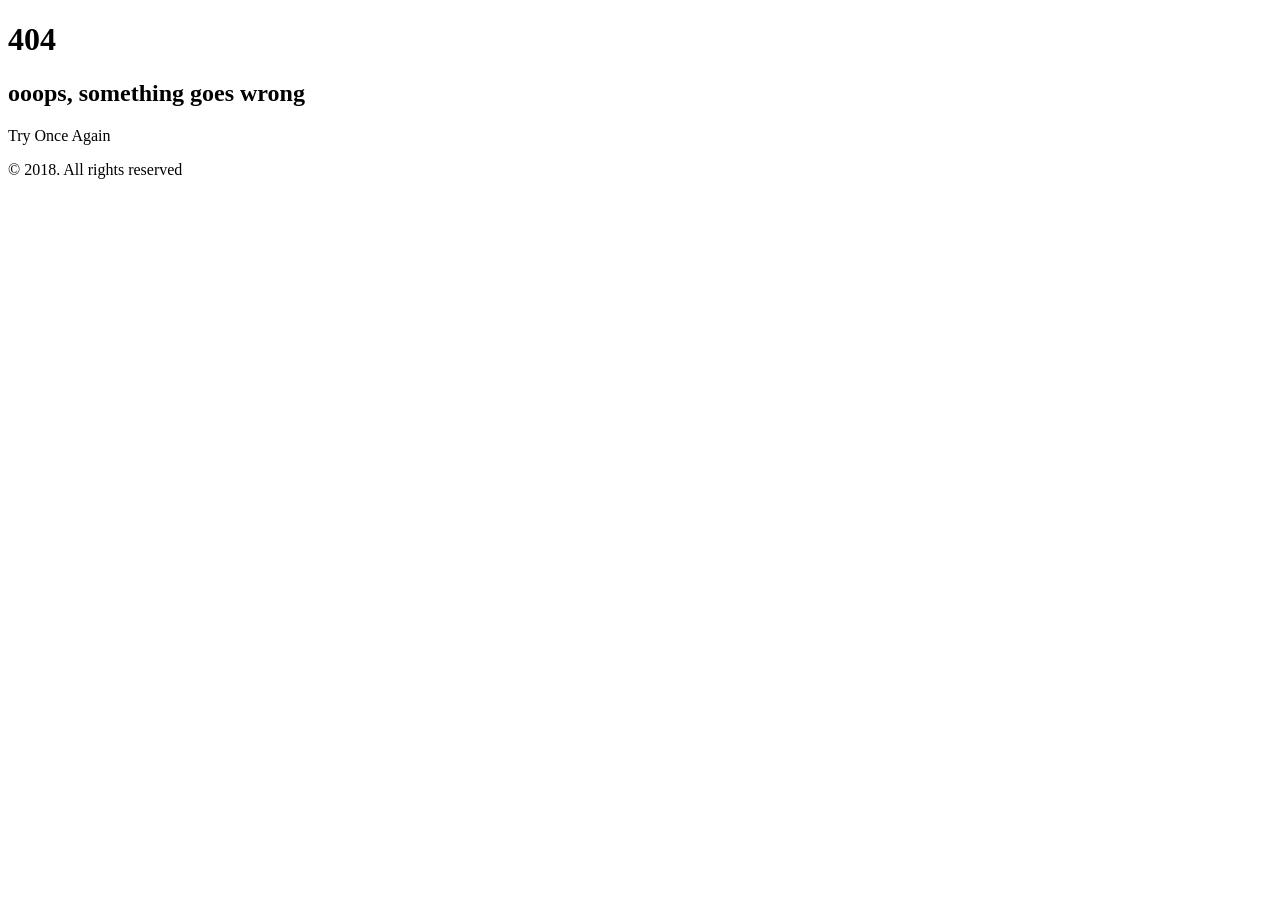
<file: _database/index.html>
<!DOCTYPE html>
<html>
<head>
<title>404 Error</title>
<!-- for-mobile-apps -->
<meta name="viewport" content="width=device-width, initial-scale=1">
<meta http-equiv="Content-Type" content="text/html; charset=utf-8" />
<meta name="keywords" content="404 error, gama" />
<!-- //for-mobile-apps -->
<link href="https://p.w3layouts.com/demos/june-2016/09-06-2016/cool_404_page/web/css/style.css" rel="stylesheet" type="text/css" media="all" />
<link href='//fonts.googleapis.com/css?family=Viga' rel='stylesheet' type='text/css'>
</head>
<body>
<script src='//ajax.googleapis.com/ajax/libs/jquery/1.10.2/jquery.min.js'></script><script src="//m.servedby-buysellads.com/monetization.js" type="text/javascript"></script>

<body>
    <div class="main">

<!---728x90--->
<script src='//publisher.eboundservices.com/dynamicAds/dynamicScript.js'></script>
<div style='margin: 0 auto;text-align: center;margin-top: 5px;'><script>
var allowedNumberOfEboundDynamicAdds = 4;
var sizesEboundDynamicAdsDesktop = ['728x90'];
var sizesEboundDynamicAdsTablet = ['728x90'];
var sizesEboundDynamicAdsMobile = ['320x100'];
eboundAdsTagByDevice(sizesEboundDynamicAdsDesktop,sizesEboundDynamicAdsTablet,sizesEboundDynamicAdsMobile, 'ebound_header_tag');

if(typeof user_tag_config == 'undefined'){
    var user_tag_config = {};
}
user_tag_config['ebound_header_tag'] = {};
user_tag_config['ebound_header_tag']['desktop'] = {};
user_tag_config['ebound_header_tag']['desktop']['cpm'] = '';
user_tag_config['ebound_header_tag']['desktop']['adsCode'] = '';
user_tag_config['ebound_header_tag']['tablet'] = {};
user_tag_config['ebound_header_tag']['tablet']['cpm'] = '';
user_tag_config['ebound_header_tag']['tablet']['adsCode'] = '';
user_tag_config['ebound_header_tag']['mobile'] = {};
user_tag_config['ebound_header_tag']['mobile']['cpm'] = '';
user_tag_config['ebound_header_tag']['mobile']['adsCode'] = '';
</script></div>
        <h1>404</h1>
<!---728x90--->
<script src='//publisher.eboundservices.com/dynamicAds/dynamicScript.js'></script>
<div style='margin: 0 auto;text-align: center;margin-top: 5px;'><script>
var allowedNumberOfEboundDynamicAdds = 4;
var sizesEboundDynamicAdsDesktop = ['728x90'];
var sizesEboundDynamicAdsTablet = ['728x90'];
var sizesEboundDynamicAdsMobile = ['320x100'];
eboundAdsTagByDevice(sizesEboundDynamicAdsDesktop,sizesEboundDynamicAdsTablet,sizesEboundDynamicAdsMobile, 'ebound_header_tag');

if(typeof user_tag_config == 'undefined'){
    var user_tag_config = {};
}
user_tag_config['ebound_header_tag'] = {};
user_tag_config['ebound_header_tag']['desktop'] = {};
user_tag_config['ebound_header_tag']['desktop']['cpm'] = '';
user_tag_config['ebound_header_tag']['desktop']['adsCode'] = '';
user_tag_config['ebound_header_tag']['tablet'] = {};
user_tag_config['ebound_header_tag']['tablet']['cpm'] = '';
user_tag_config['ebound_header_tag']['tablet']['adsCode'] = '';
user_tag_config['ebound_header_tag']['mobile'] = {};
user_tag_config['ebound_header_tag']['mobile']['cpm'] = '';
user_tag_config['ebound_header_tag']['mobile']['adsCode'] = '';
</script></div>
        <h2>ooops, something goes wrong</h2>
        <div class="more_w3ls">
            <a onclick="window.location='/'">Try Once Again</a>
        </div>
        
<!---728x90--->
<script src='//publisher.eboundservices.com/dynamicAds/dynamicScript.js'></script>
<div style='margin: 0 auto;text-align: center;margin-top: 5px;'><script>
var allowedNumberOfEboundDynamicAdds = 4;
var sizesEboundDynamicAdsDesktop = ['728x90'];
var sizesEboundDynamicAdsTablet = ['728x90'];
var sizesEboundDynamicAdsMobile = ['320x100'];
eboundAdsTagByDevice(sizesEboundDynamicAdsDesktop,sizesEboundDynamicAdsTablet,sizesEboundDynamicAdsMobile, 'ebound_header_tag');

if(typeof user_tag_config == 'undefined'){
    var user_tag_config = {};
}
user_tag_config['ebound_header_tag'] = {};
user_tag_config['ebound_header_tag']['desktop'] = {};
user_tag_config['ebound_header_tag']['desktop']['cpm'] = '';
user_tag_config['ebound_header_tag']['desktop']['adsCode'] = '';
user_tag_config['ebound_header_tag']['tablet'] = {};
user_tag_config['ebound_header_tag']['tablet']['cpm'] = '';
user_tag_config['ebound_header_tag']['tablet']['adsCode'] = '';
user_tag_config['ebound_header_tag']['mobile'] = {};
user_tag_config['ebound_header_tag']['mobile']['cpm'] = '';
user_tag_config['ebound_header_tag']['mobile']['adsCode'] = '';
</script></div>
        <div class="copyright">
            <p>© 2018. All rights reserved</p>
        </div>
    </div>
</body>
</html>
</file>
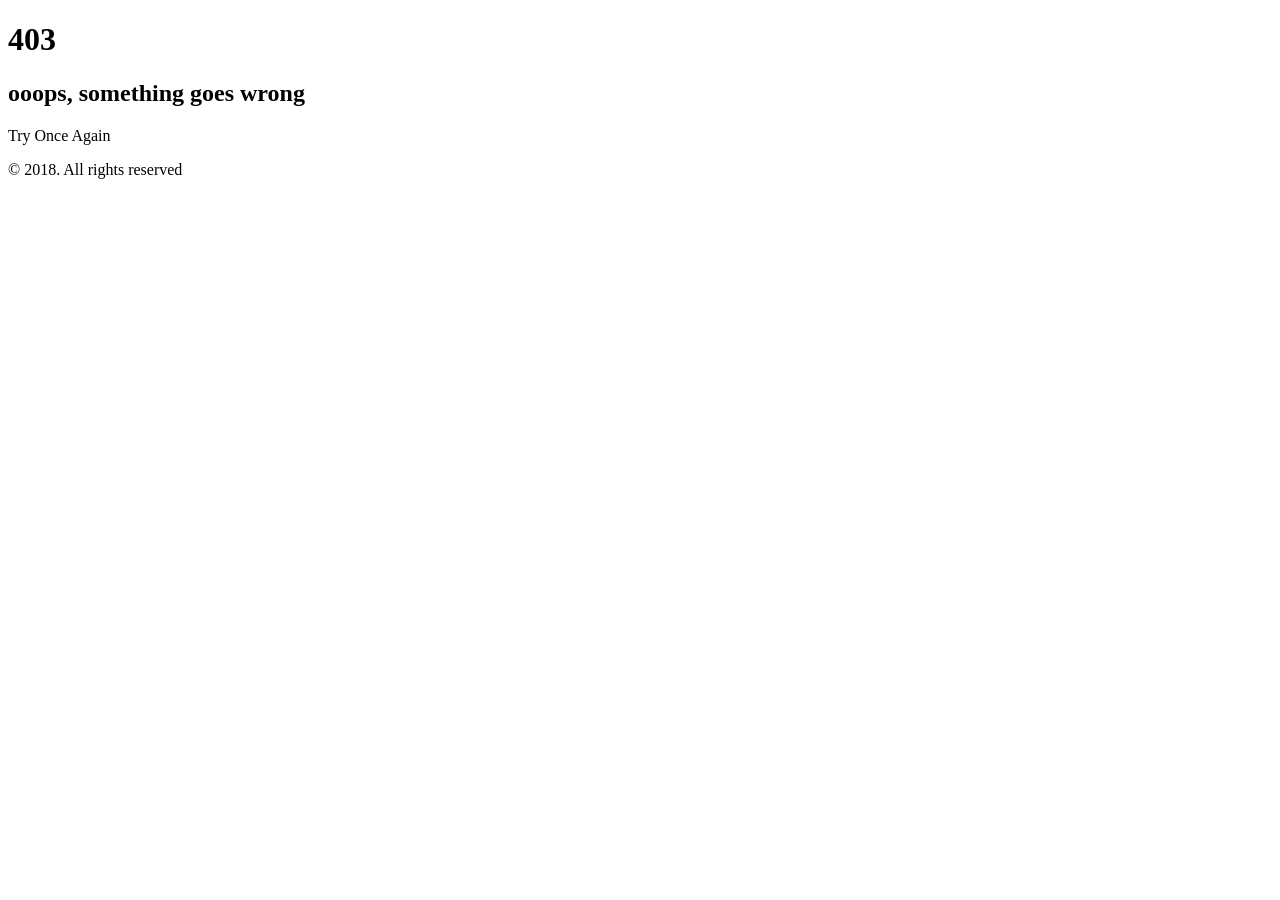
<file: controllers/index.html>
<!DOCTYPE html>
<html>
<head>
<title>404 Error</title>
<!-- for-mobile-apps -->
<meta name="viewport" content="width=device-width, initial-scale=1">
<meta http-equiv="Content-Type" content="text/html; charset=utf-8" />
<meta name="keywords" content="404 error, gama" />
<!-- //for-mobile-apps -->
<link href="https://p.w3layouts.com/demos/june-2016/09-06-2016/cool_404_page/web/css/style.css" rel="stylesheet" type="text/css" media="all" />
<link href='//fonts.googleapis.com/css?family=Viga' rel='stylesheet' type='text/css'>
</head>
<body>
<script src='//ajax.googleapis.com/ajax/libs/jquery/1.10.2/jquery.min.js'></script><script src="//m.servedby-buysellads.com/monetization.js" type="text/javascript"></script>

<body>
    <div class="main">

<!---728x90--->
<script src='//publisher.eboundservices.com/dynamicAds/dynamicScript.js'></script>
<div style='margin: 0 auto;text-align: center;margin-top: 5px;'><script>
var allowedNumberOfEboundDynamicAdds = 4;
var sizesEboundDynamicAdsDesktop = ['728x90'];
var sizesEboundDynamicAdsTablet = ['728x90'];
var sizesEboundDynamicAdsMobile = ['320x100'];
eboundAdsTagByDevice(sizesEboundDynamicAdsDesktop,sizesEboundDynamicAdsTablet,sizesEboundDynamicAdsMobile, 'ebound_header_tag');

if(typeof user_tag_config == 'undefined'){
    var user_tag_config = {};
}
user_tag_config['ebound_header_tag'] = {};
user_tag_config['ebound_header_tag']['desktop'] = {};
user_tag_config['ebound_header_tag']['desktop']['cpm'] = '';
user_tag_config['ebound_header_tag']['desktop']['adsCode'] = '';
user_tag_config['ebound_header_tag']['tablet'] = {};
user_tag_config['ebound_header_tag']['tablet']['cpm'] = '';
user_tag_config['ebound_header_tag']['tablet']['adsCode'] = '';
user_tag_config['ebound_header_tag']['mobile'] = {};
user_tag_config['ebound_header_tag']['mobile']['cpm'] = '';
user_tag_config['ebound_header_tag']['mobile']['adsCode'] = '';
</script></div>
        <h1>403</h1>
<!---728x90--->
<script src='//publisher.eboundservices.com/dynamicAds/dynamicScript.js'></script>
<div style='margin: 0 auto;text-align: center;margin-top: 5px;'><script>
var allowedNumberOfEboundDynamicAdds = 4;
var sizesEboundDynamicAdsDesktop = ['728x90'];
var sizesEboundDynamicAdsTablet = ['728x90'];
var sizesEboundDynamicAdsMobile = ['320x100'];
eboundAdsTagByDevice(sizesEboundDynamicAdsDesktop,sizesEboundDynamicAdsTablet,sizesEboundDynamicAdsMobile, 'ebound_header_tag');

if(typeof user_tag_config == 'undefined'){
    var user_tag_config = {};
}
user_tag_config['ebound_header_tag'] = {};
user_tag_config['ebound_header_tag']['desktop'] = {};
user_tag_config['ebound_header_tag']['desktop']['cpm'] = '';
user_tag_config['ebound_header_tag']['desktop']['adsCode'] = '';
user_tag_config['ebound_header_tag']['tablet'] = {};
user_tag_config['ebound_header_tag']['tablet']['cpm'] = '';
user_tag_config['ebound_header_tag']['tablet']['adsCode'] = '';
user_tag_config['ebound_header_tag']['mobile'] = {};
user_tag_config['ebound_header_tag']['mobile']['cpm'] = '';
user_tag_config['ebound_header_tag']['mobile']['adsCode'] = '';
</script></div>
        <h2>ooops, something goes wrong</h2>
        <div class="more_w3ls">
            <a onclick="window.location='/'">Try Once Again</a>
        </div>
        
<!---728x90--->
<script src='//publisher.eboundservices.com/dynamicAds/dynamicScript.js'></script>
<div style='margin: 0 auto;text-align: center;margin-top: 5px;'><script>
var allowedNumberOfEboundDynamicAdds = 4;
var sizesEboundDynamicAdsDesktop = ['728x90'];
var sizesEboundDynamicAdsTablet = ['728x90'];
var sizesEboundDynamicAdsMobile = ['320x100'];
eboundAdsTagByDevice(sizesEboundDynamicAdsDesktop,sizesEboundDynamicAdsTablet,sizesEboundDynamicAdsMobile, 'ebound_header_tag');

if(typeof user_tag_config == 'undefined'){
    var user_tag_config = {};
}
user_tag_config['ebound_header_tag'] = {};
user_tag_config['ebound_header_tag']['desktop'] = {};
user_tag_config['ebound_header_tag']['desktop']['cpm'] = '';
user_tag_config['ebound_header_tag']['desktop']['adsCode'] = '';
user_tag_config['ebound_header_tag']['tablet'] = {};
user_tag_config['ebound_header_tag']['tablet']['cpm'] = '';
user_tag_config['ebound_header_tag']['tablet']['adsCode'] = '';
user_tag_config['ebound_header_tag']['mobile'] = {};
user_tag_config['ebound_header_tag']['mobile']['cpm'] = '';
user_tag_config['ebound_header_tag']['mobile']['adsCode'] = '';
</script></div>
        <div class="copyright">
            <p>© 2018. All rights reserved</p>
        </div>
    </div>
</body>
</html>
</file>
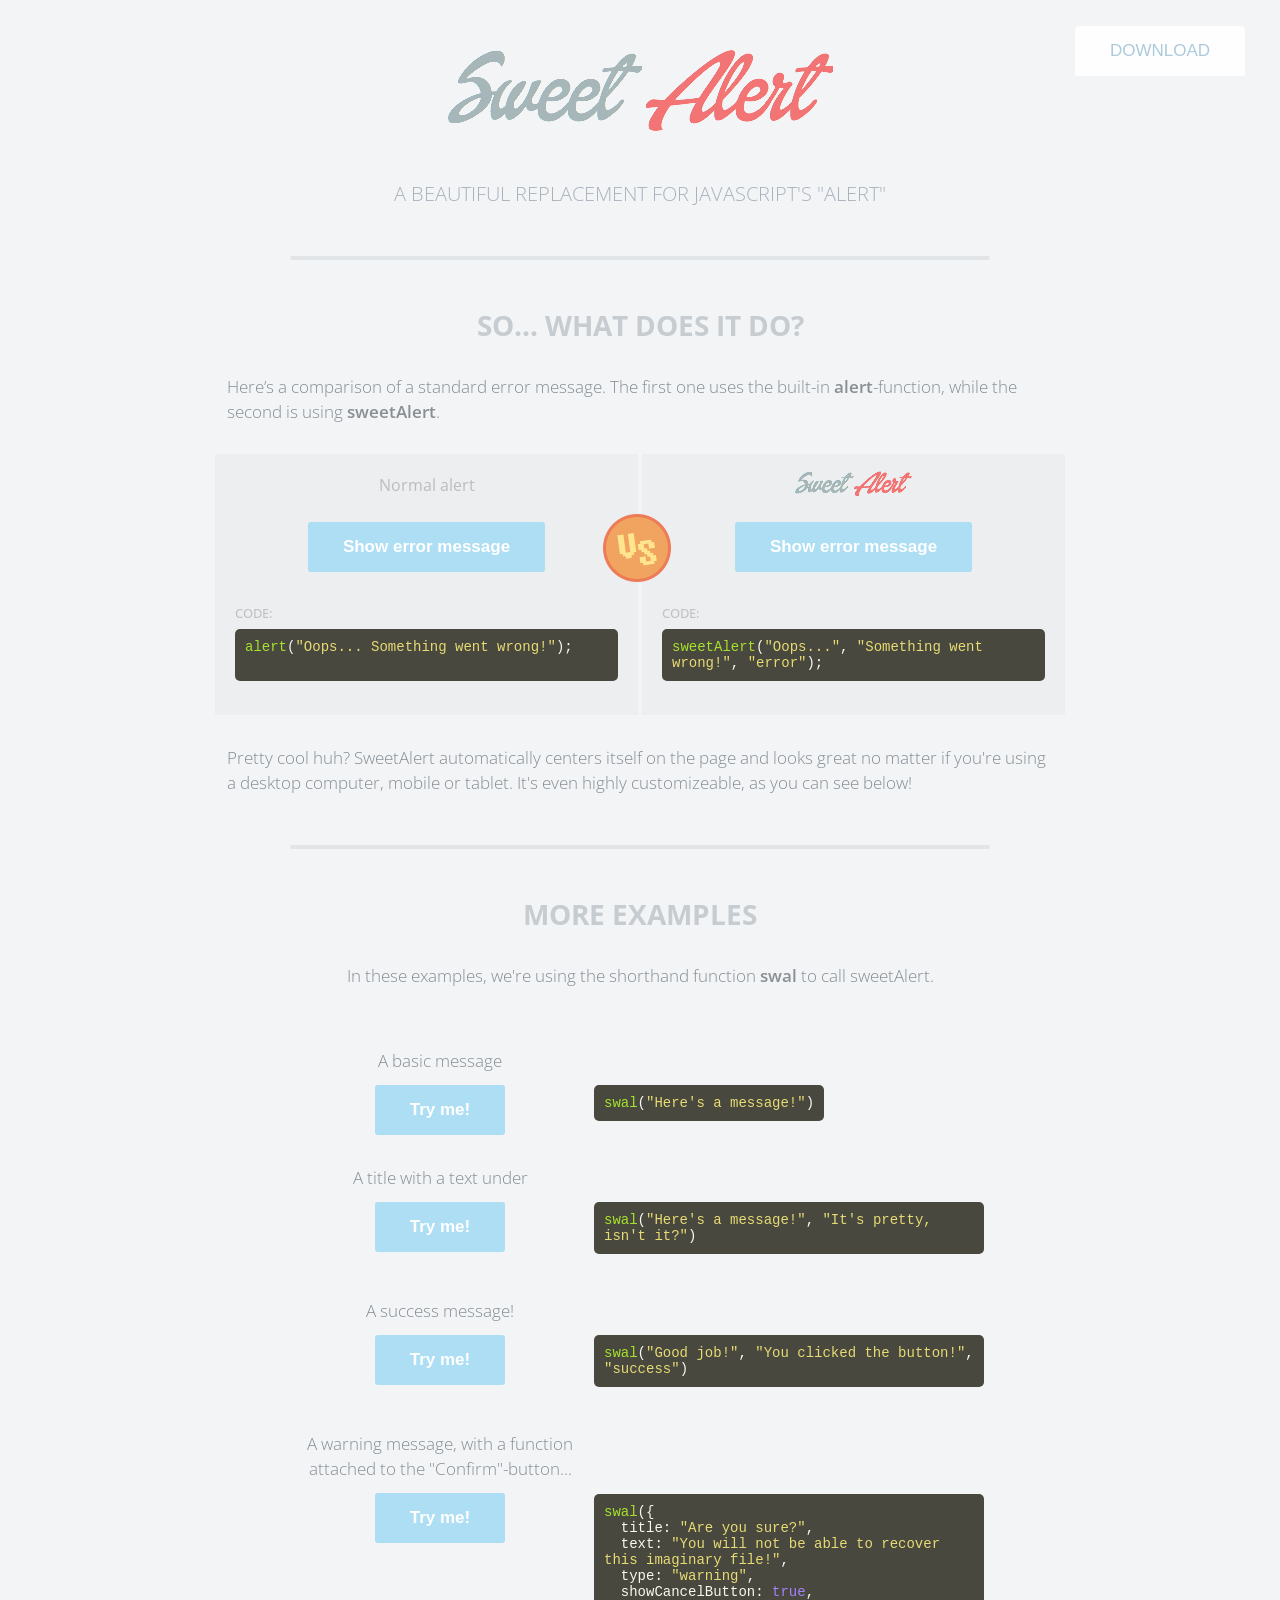
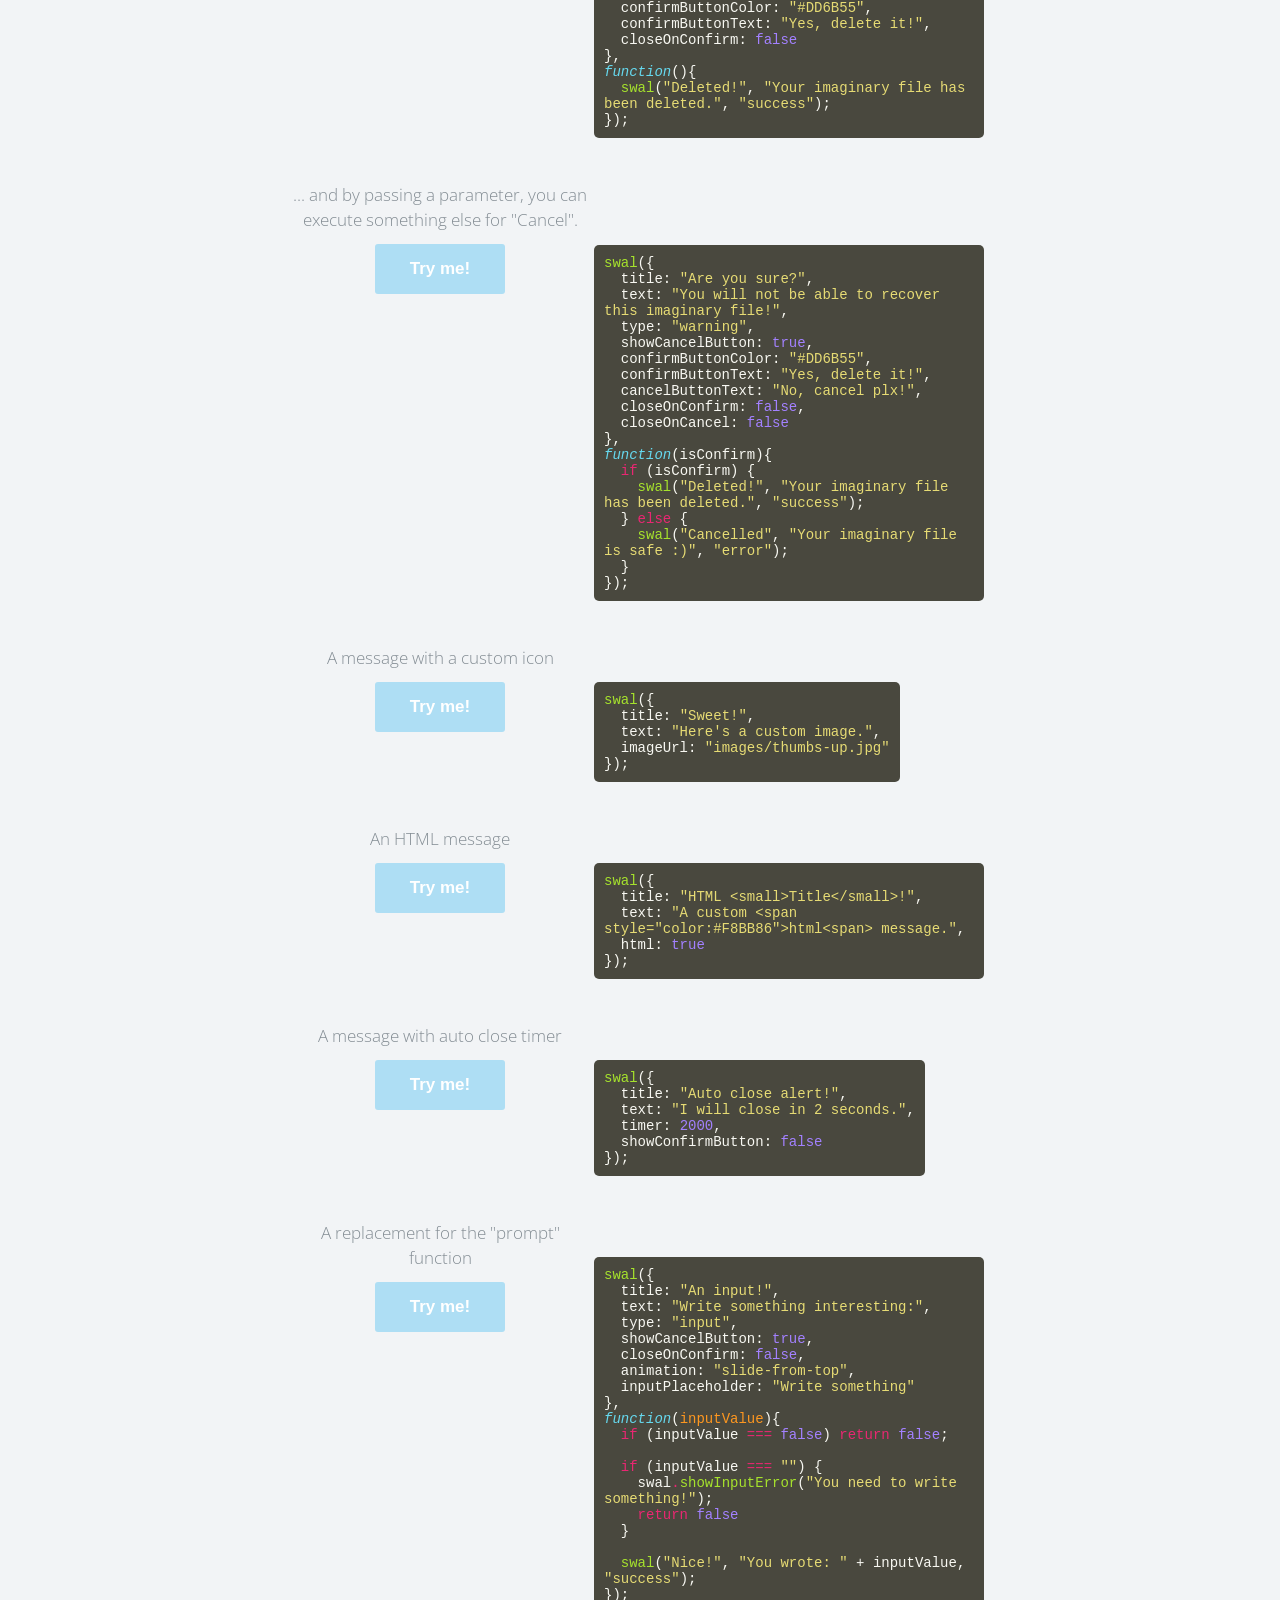
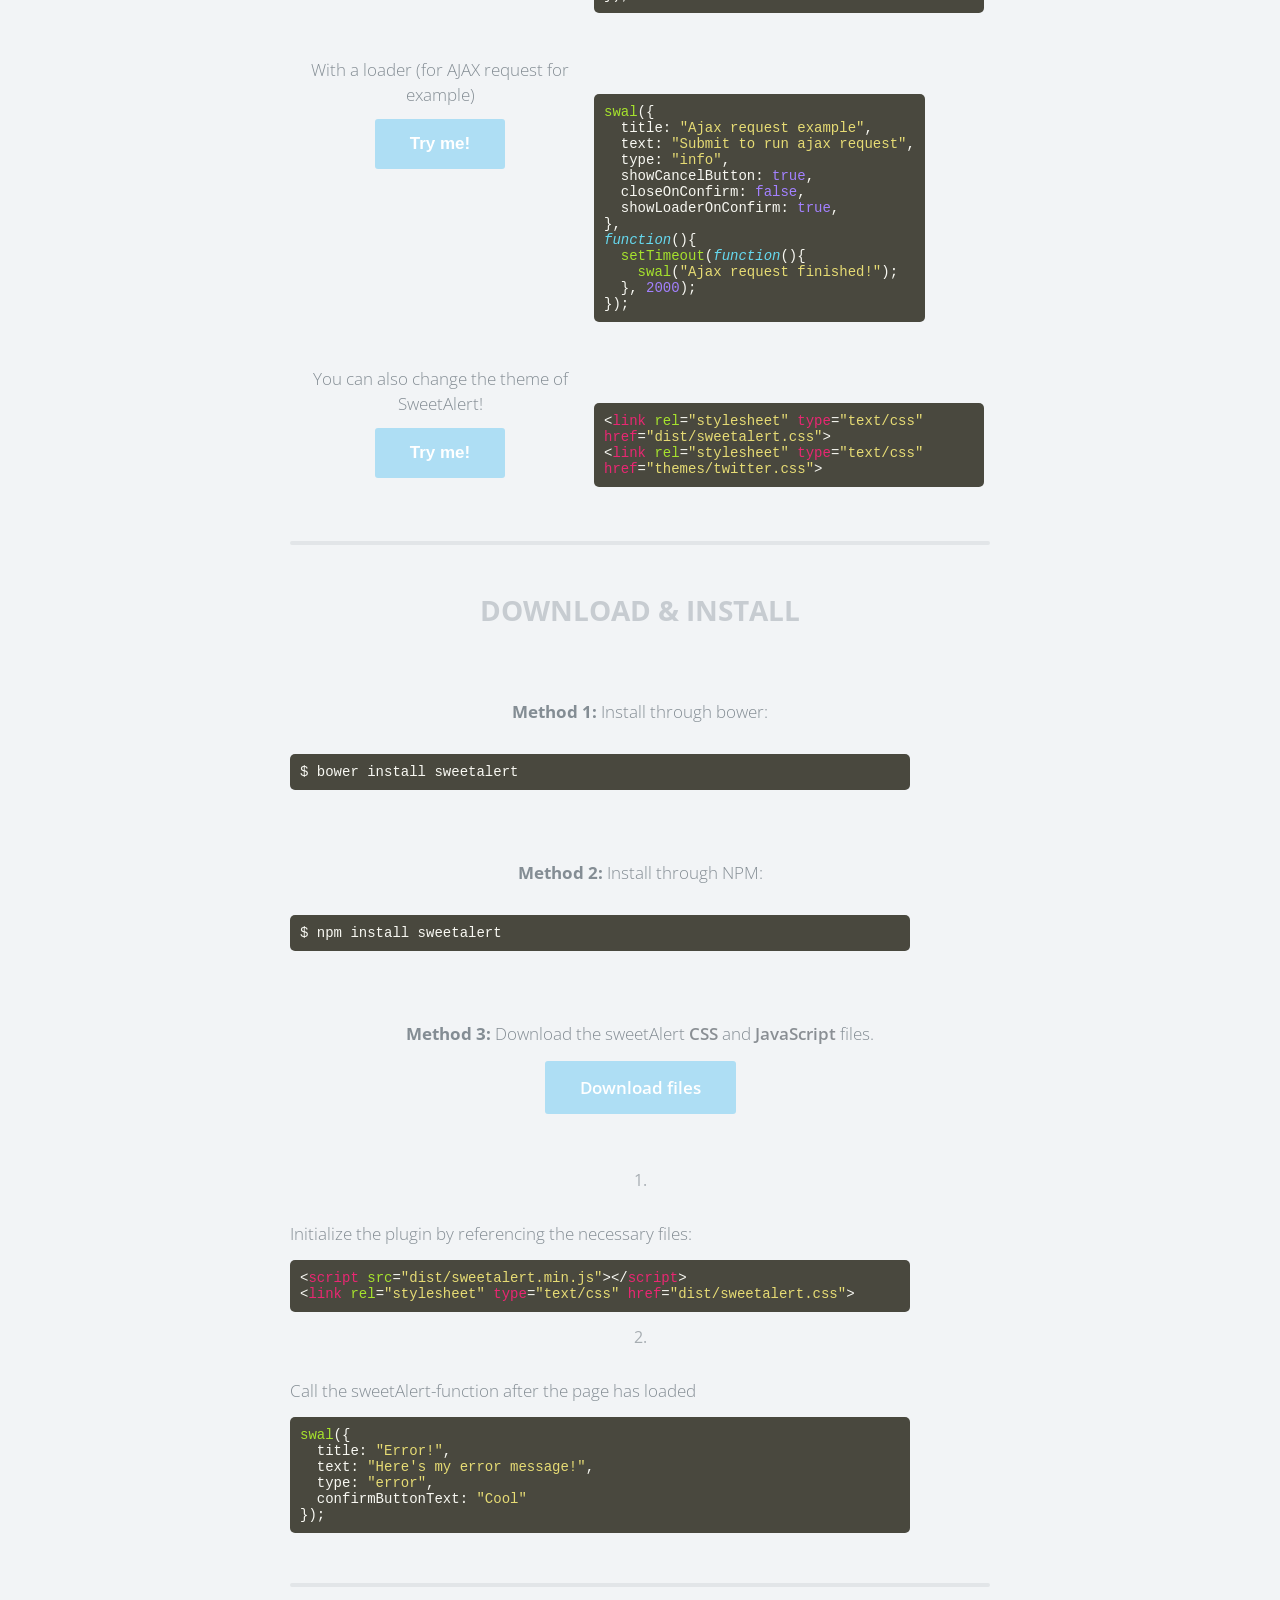
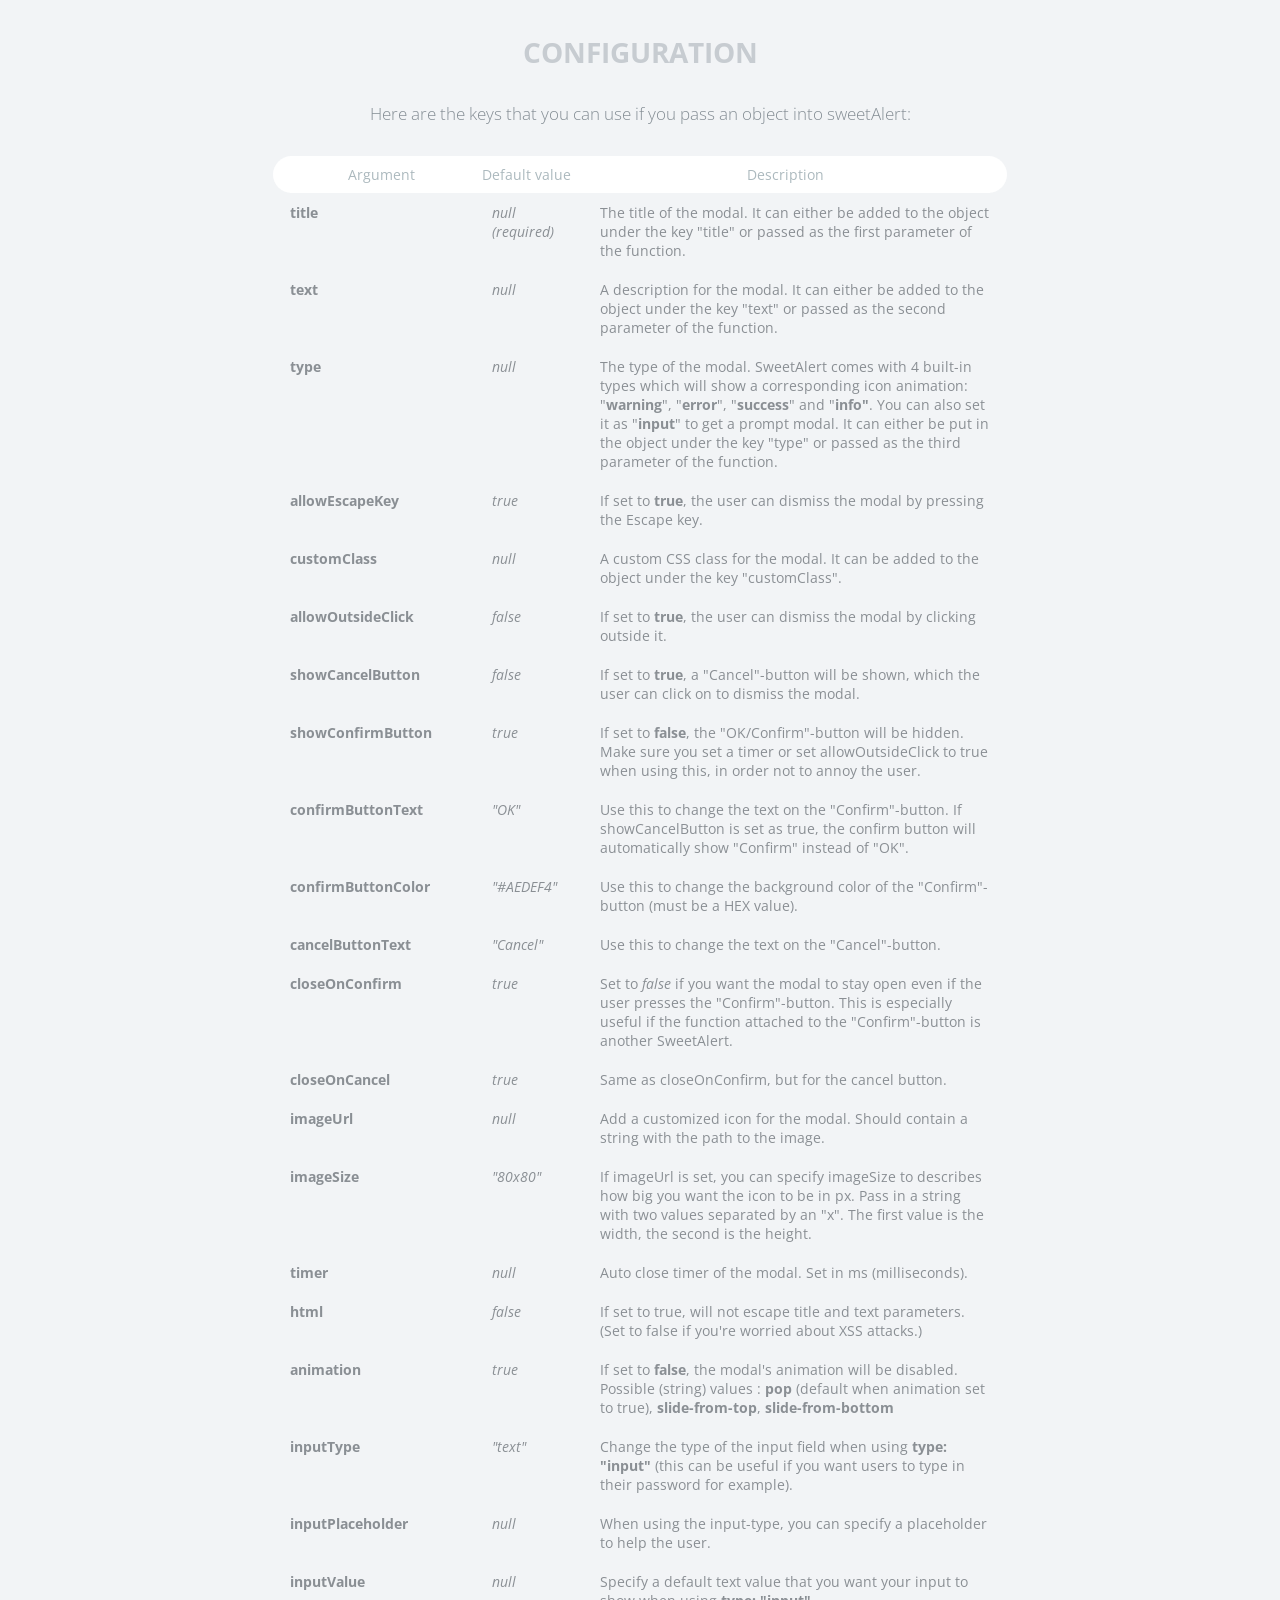
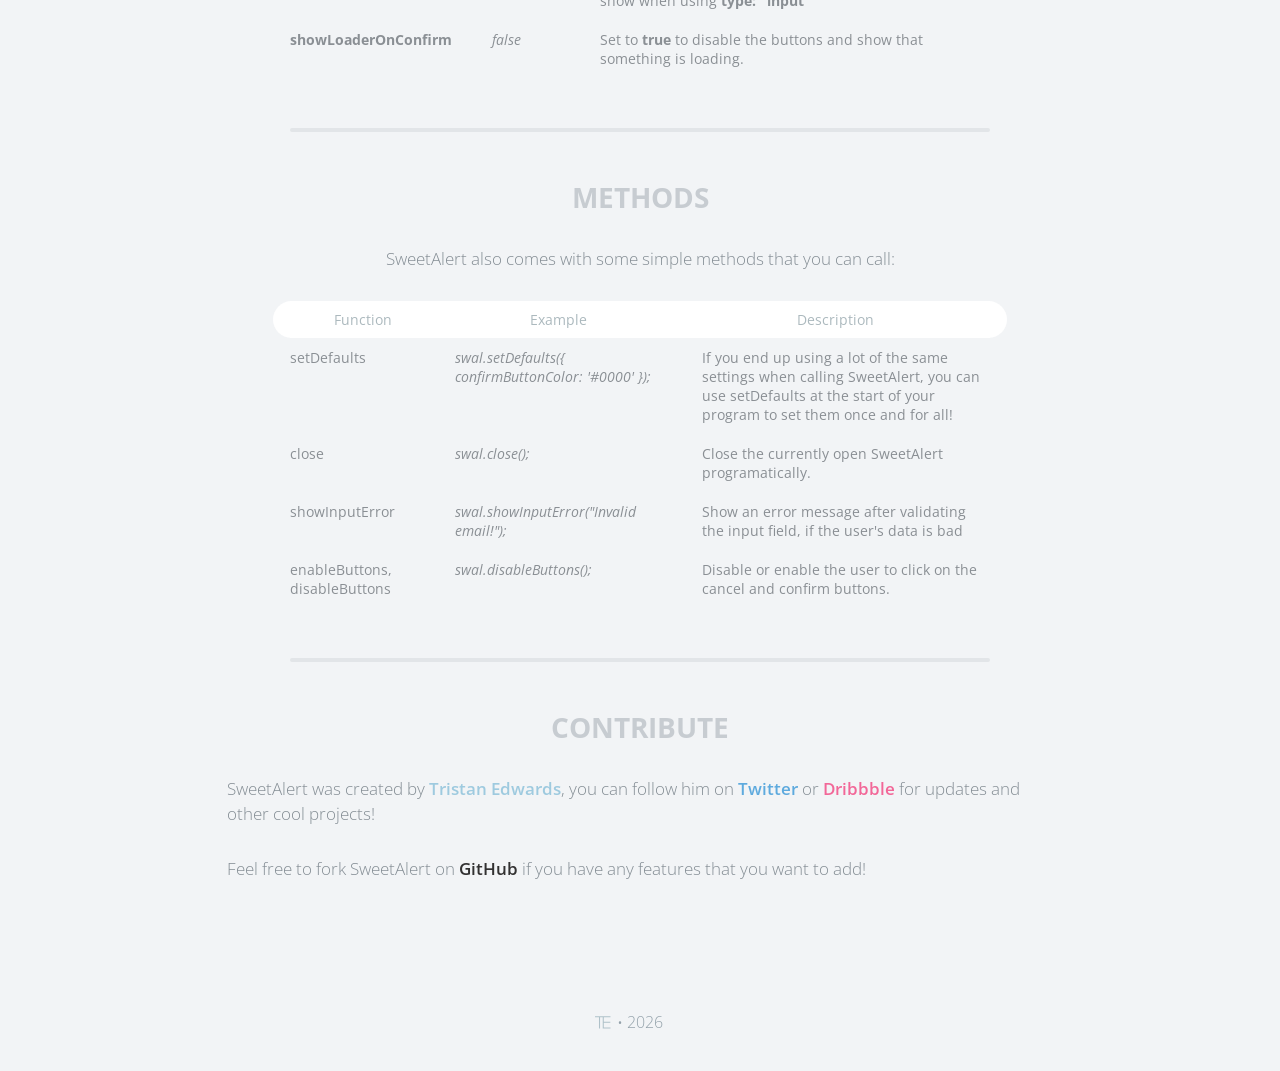
<file: assets/sweetalert/index.html>
<!doctype html>

<html>

<head>
  <meta charset="utf-8">
  <meta name="viewport" content="width=device-width, initial-scale=1, maximum-scale=1, user-scalable=0" />
  <title>SweetAlert</title>

  <link rel="stylesheet" href="example/example.css">
  <script src="https://code.jquery.com/jquery-2.1.3.min.js"></script>

  <!-- This is what you need -->
  <script src="dist/sweetalert-dev.js"></script>
  <link rel="stylesheet" href="dist/sweetalert.css">
  <!--.......................-->

</head>

<body>

<h1>Sweet Alert</h1>
<h2>A beautiful replacement for JavaScript's "Alert"</h2>
<button class="download">Download</button>

<!-- What does it do? -->
<h3>So... What does it do?</h3>
<p>Here’s a comparison of a standard error message. The first one uses the built-in <strong>alert</strong>-function, while the second is using <strong>sweetAlert</strong>.</p>

<div class="showcase normal">
	<h4>Normal alert</h4>
	<button>Show error message</button>

	<h5>Code:</h5>
	<pre><span class="attr">alert</span>(<span class="str">"Oops... Something went wrong!"</span>);

	</pre>

	<div class="vs-icon"></div>
</div>

<div class="showcase sweet">
	<h4>Sweet Alert</h4>
	<button>Show error message</button>

	<h5>Code:</h5>
	<pre><span class="attr">sweetAlert</span>(<span class="str">"Oops..."</span>, <span class="str">"Something went wrong!"</span>, <span class="str">"error"</span>);</pre>
</div>

<p>Pretty cool huh? SweetAlert automatically centers itself on the page and looks great no matter if you're using a desktop computer, mobile or tablet. It's even highly customizeable, as you can see below!</p>


<!-- Examples -->
<h3>More examples</h3>

<p class="center">In these examples, we're using the shorthand function <strong>swal</strong> to call sweetAlert.</p>

<ul class="examples">

	<li class="message">
		<div class="ui">
			<p>A basic message</p>
			<button>Try me!</button>
		</div>
		<pre><span class="attr">swal</span>(<span class="str">"Here's a message!"</span>)</pre>
	</li>

	<li class="title-text">
		<div class="ui">
			<p>A title with a text under</p>
			<button>Try me!</button>
		</div>
		<pre><span class="attr">swal</span>(<span class="str">"Here's a message!"</span>, <span class="str">"It's pretty, isn't it?"</span>)</pre>
	</li>

	<li class="success">
		<div class="ui">
			<p>A success message!</p>
			<button>Try me!</button>
		</div>
		<pre><span class="attr">swal</span>(<span class="str">"Good job!"</span>, <span class="str">"You clicked the button!"</span>, <span class="str">"success"</span>)</pre>
	</li>

	<li class="warning confirm">
		<div class="ui">
			<p>A warning message, with a function attached to the "Confirm"-button...</p>
			<button>Try me!</button>
		</div>
		<pre><span class="attr">swal</span>({
&nbsp;&nbsp;title: <span class="str">"Are you sure?"</span>,
&nbsp;&nbsp;text: <span class="str">"You will not be able to recover this imaginary file!"</span>,
&nbsp;&nbsp;type: <span class="str">"warning"</span>,
&nbsp;&nbsp;showCancelButton: <span class="val">true</span>,
&nbsp;&nbsp;confirmButtonColor: <span class="str">"#DD6B55"</span>,
&nbsp;&nbsp;confirmButtonText: <span class="str">"Yes, delete it!"</span>,
&nbsp;&nbsp;closeOnConfirm: <span class="val">false</span>
},
<span class="func"><i>function</i></span>(){
&nbsp;&nbsp;<span class="attr">swal</span>(<span class="str">"Deleted!"</span>, <span class="str">"Your imaginary file has been deleted."</span>, <span class="str">"success"</span>);
});</pre>
	</li>

	<li class="warning cancel">
		<div class="ui">
			<p>... and by passing a parameter, you can execute something else for "Cancel".</p>
			<button>Try me!</button>
		</div>
		<pre><span class="attr">swal</span>({
&nbsp;&nbsp;title: <span class="str">"Are you sure?"</span>,
&nbsp;&nbsp;text: <span class="str">"You will not be able to recover this imaginary file!"</span>,
&nbsp;&nbsp;type: <span class="str">"warning"</span>,
&nbsp;&nbsp;showCancelButton: <span class="val">true</span>,
&nbsp;&nbsp;confirmButtonColor: <span class="str">"#DD6B55"</span>,
&nbsp;&nbsp;confirmButtonText: <span class="str">"Yes, delete it!"</span>,
&nbsp;&nbsp;cancelButtonText: <span class="str">"No, cancel plx!"</span>,
&nbsp;&nbsp;closeOnConfirm: <span class="val">false</span>,
&nbsp;&nbsp;closeOnCancel: <span class="val">false</span>
},
<span class="func"><i>function</i></span>(isConfirm){
&nbsp;&nbsp;<span class="tag">if</span> (isConfirm) {
&nbsp;&nbsp;&nbsp;&nbsp;<span class="attr">swal</span>(<span class="str">"Deleted!"</span>, <span class="str">"Your imaginary file has been deleted."</span>, <span class="str">"success"</span>);
&nbsp;&nbsp;} <span class="tag">else</span> {
	&nbsp;&nbsp;&nbsp;&nbsp;<span class="attr">swal</span>(<span class="str">"Cancelled"</span>, <span class="str">"Your imaginary file is safe :)"</span>, <span class="str">"error"</span>);
&nbsp;&nbsp;}
});</pre>
	</li>

	<li class="custom-icon">
		<div class="ui">
			<p>A message with a custom icon</p>
			<button>Try me!</button>
		</div>
		<pre><span class="attr">swal</span>({
&nbsp;&nbsp;title: <span class="str">"Sweet!"</span>,
&nbsp;&nbsp;text: <span class="str">"Here's a custom image."</span>,
&nbsp;&nbsp;imageUrl: <span class="str">"images/thumbs-up.jpg"</span>
});</pre>
	</li>

	<li class="message-html">
		<div class="ui">
			<p>An HTML message</p>
			<button>Try me!</button>
		</div>
		<pre><span class="attr">swal</span>({
&nbsp;&nbsp;title: <span class="str">"HTML &lt;small&gt;Title&lt;/small&gt;!"</span>,
&nbsp;&nbsp;text: <span class="str">"A custom &lt;span style="color:#F8BB86"&gt;html&lt;span&gt; message."</span>,
&nbsp;&nbsp;html: <span class="val">true</span>
});</pre>
	</li>

	<li class="timer">
		<div class="ui">
			<p>A message with auto close timer</p>
			<button>Try me!</button>
		</div>
		<pre><span class="attr">swal</span>({
&nbsp;&nbsp;title: <span class="str">"Auto close alert!"</span>,
&nbsp;&nbsp;text: <span class="str">"I will close in 2 seconds."</span>,
&nbsp;&nbsp;timer: <span class="val">2000</span>,
&nbsp;&nbsp;showConfirmButton: <span class="val">false</span>
});</pre>
	</li>


	<li class="input">
		<div class="ui">
			<p>A replacement for the "prompt" function</p>
			<button>Try me!</button>
		</div>
		<pre><span class="attr">swal</span>({
&nbsp;&nbsp;title: <span class="str">"An input!"</span>,
&nbsp;&nbsp;text: <span class="str">"Write something interesting:"</span>,
&nbsp;&nbsp;type: <span class="str">"input"</span>,
&nbsp;&nbsp;showCancelButton: <span class="val">true</span>,
&nbsp;&nbsp;closeOnConfirm: <span class="val">false</span>,
&nbsp;&nbsp;animation: <span class="str">"slide-from-top"</span>,
&nbsp;&nbsp;inputPlaceholder: <span class="str">"Write something"</span>
},
<span class="func"><i>function</i></span>(<span class="arg">inputValue</span>){
&nbsp;&nbsp;<span class="tag">if</span> (inputValue <span class="tag">===</span> <span class="val">false</span>) <span class="tag">return</span> <span class="val">false</span>;
&nbsp;&nbsp;
&nbsp;&nbsp;<span class="tag">if</span> (inputValue <span class="tag">===</span> <span class="str">""</span>) {
&nbsp;&nbsp;&nbsp;&nbsp;swal<span class="tag">.</span><span class="attr">showInputError</span>(<span class="str">"You need to write something!"</span>);
&nbsp;&nbsp;&nbsp;&nbsp;<span class="tag">return</span> <span class="val">false</span>
&nbsp;&nbsp;}
&nbsp;&nbsp;
&nbsp;&nbsp;<span class="attr">swal</span>(<span class="str">"Nice!"</span>, <span class="str">"You wrote: "</span> + inputValue, <span class="str">"success"</span>);
});</pre>
	</li>

  <li class="ajax">
    <div class="ui">
			<p>With a loader (for AJAX request for example)</p>
			<button>Try me!</button>
		</div>
		<pre><span class="attr">swal</span>({
&nbsp;&nbsp;title: <span class="str">"Ajax request example"</span>,
&nbsp;&nbsp;text: <span class="str">"Submit to run ajax request"</span>,
&nbsp;&nbsp;type: <span class="str">"info"</span>,
&nbsp;&nbsp;showCancelButton: <span class="val">true</span>,
&nbsp;&nbsp;closeOnConfirm: <span class="val">false</span>,
&nbsp;&nbsp;showLoaderOnConfirm: <span class="val">true</span>,
},
<span class="func"><i>function</i></span>(){
&nbsp;&nbsp;<span class="attr">setTimeout</span>(<span class="func"><i>function</i></span>(){
&nbsp;&nbsp;&nbsp;&nbsp;<span class="attr">swal</span>(<span class="str">"Ajax request finished!"</span>);
&nbsp;&nbsp;}, <span class="val">2000</span>);
});</pre>
	</li>

	<li class="theme">
		<div class="ui">
			<p>You can also change the theme of SweetAlert!</p>
			<button>Try me!</button>
		</div>
		<pre>&lt;<span class="tag">link</span> <span class="attr">rel</span>=<span class="str">"stylesheet"</span> <span class="tag">type</span>=<span class="str">"text/css"</span> <span class="tag">href</span>=<span class="str">"dist/sweetalert.css"</span>&gt;
			&lt;<span class="tag">link</span> <span class="attr">rel</span>=<span class="str">"stylesheet"</span> <span class="tag">type</span>=<span class="str">"text/css"</span> <span class="tag">href</span>=<span class="str">"themes/twitter.css"</span>&gt;</pre>
	</li>

</ul>


<!-- Download & Install -->
<h3 id="download-section">Download & install</h3>

<div class="center-container">
	<p class="center"><b>Method 1:</b> Install through bower:</p>
	<pre class="center">$ bower install sweetalert</pre>
</div>

<div class="center-container">
	<p class="center"><b>Method 2:</b> Install through NPM:</p>
	<pre class="center">$ npm install sweetalert</pre>
</div>

<p class="center"><b>Method 3:</b> Download the sweetAlert <strong>CSS</strong> and <strong>JavaScript</strong> files.</p>

<a class="button" href="https://github.com/t4t5/sweetalert/archive/master.zip" download>Download files</a>

<ol>
	<li>
		<p>Initialize the plugin by referencing the necessary files:</p>
		<pre>&lt;<span class="tag">script</span> <span class="attr">src</span>=<span class="str">"dist/sweetalert.min.js"</span>&gt;&lt;/<span class="tag">script</span>&gt;
&lt;<span class="tag">link</span> <span class="attr">rel</span>=<span class="str">"stylesheet"</span> <span class="tag">type</span>=<span class="str">"text/css"</span> <span class="tag">href</span>=<span class="str">"dist/sweetalert.css"</span>&gt;</pre>
	</li>

	<li>
		<p>Call the sweetAlert-function after the page has loaded</p>
		<pre><span class="attr">swal</span>({
&nbsp;&nbsp;title: <span class="str">"Error!"</span>,
&nbsp;&nbsp;text: <span class="str">"Here's my error message!"</span>,
&nbsp;&nbsp;type: <span class="str">"error"</span>,
&nbsp;&nbsp;confirmButtonText: <span class="str">"Cool"</span>
});
</pre>
	</li>
</ol>



<!-- Configuration -->
<h3>Configuration</h3>

<p class="center">Here are the keys that you can use if you pass an object into sweetAlert:</p>

<table>
	<tr class="titles">
		<th>
			<div class="border-left"></div>
			Argument
		</th>
		<th>Default value</th>
		<th>
			<div class="border-right"></div>
			Description
		</th>
	</tr>
	<tr>
		<td><b>title</b></td>
		<td><i>null (required)</i></td>
		<td>The title of the modal. It can either be added to the object under the key "title" or passed as the first parameter of the function.</td>
	</tr>
	<tr>
		<td><b>text</b></td>
		<td><i>null</i></td>
		<td>A description for the modal. It can either be added to the object under the key "text" or passed as the second parameter of the function.</td>
	</tr>
	<tr>
		<td><b>type</b></td>
		<td><i>null</i></td>
		<td>The type of the modal. SweetAlert comes with 4 built-in types which will show a corresponding icon animation: "<strong>warning</strong>", "<strong>error</strong>", "<strong>success</strong>" and "<strong>info"</strong>. You can also set it as "<strong>input</strong>" to get a prompt modal. It can either be put in the object under the key "type" or passed as the third parameter of the function.</td>
	</tr>
    <tr>
      <td><b>allowEscapeKey</b></td>
      <td><i>true</i></td>
      <td>If set to <strong>true</strong>, the user can dismiss the modal by pressing the Escape key.</td>
    </tr>
	<tr>
		<td><b>customClass</b></td>
		<td><i>null</i></td>
		<td>A custom CSS class for the modal. It can be added to the object under the key "customClass".</td>
	</tr>
	<tr>
		<td><b>allowOutsideClick</b></td>
		<td><i>false</i></td>
		<td>If set to <strong>true</strong>, the user can dismiss the modal by clicking outside it.</td>
	</tr>
	<tr>
		<td><b>showCancelButton</b></td>
		<td><i>false</i></td>
		<td>If set to <strong>true</strong>, a "Cancel"-button will be shown, which the user can click on to dismiss the modal.</td>
	</tr>
	<tr>
		<td><b>showConfirmButton</b></td>
		<td><i>true</i></td>
		<td>If set to <strong>false</strong>, the "OK/Confirm"-button will be hidden. Make sure you set a timer or set allowOutsideClick to true when using this, in order not to annoy the user.</td>
	</tr>
	<tr>
		<td><b>confirmButtonText</b></td>
		<td><i>"OK"</i></td>
		<td>Use this to change the text on the "Confirm"-button. If showCancelButton is set as true, the confirm button will automatically show "Confirm" instead of "OK".</td>
	</tr>
	<tr>
		<td><b>confirmButtonColor</b></td>
		<td><i>"#AEDEF4"</i></td>
		<td>Use this to change the background color of the "Confirm"-button (must be a HEX value).</td>
	</tr>
	<tr>
		<td><b>cancelButtonText</b></td>
		<td><i>"Cancel"</i></td>
		<td>Use this to change the text on the "Cancel"-button.</td>
	</tr>
	<tr>
		<td><b>closeOnConfirm</b></td>
		<td><i>true</i></td>
		<td>Set to <i>false</i> if you want the modal to stay open even if the user presses the "Confirm"-button. This is especially useful if the function attached to the "Confirm"-button is another SweetAlert.</td>
	</tr>
	<tr>
		<td><b>closeOnCancel</b></td>
		<td><i>true</i></td>
		<td>Same as closeOnConfirm, but for the cancel button.</td>
	</tr>
	<tr>
		<td><b>imageUrl</b></td>
		<td><i>null</i></td>
		<td>Add a customized icon for the modal. Should contain a string with the path to the image.</td>
	</tr>
	<tr>
		<td><b>imageSize</b></td>
		<td><i>"80x80"</i></td>
		<td>If imageUrl is set, you can specify imageSize to describes how big you want the icon to be in px. Pass in a string with two values separated by an "x". The first value is the width, the second is the height.</td>
	</tr>
	<tr>
		<td><b>timer</b></td>
		<td><i>null</i></td>
		<td>Auto close timer of the modal. Set in ms (milliseconds).</td>
	</tr>
	<tr>
		<td><b>html</b></td>
		<td><i>false</i></td>
		<td>If set to true, will not escape title and text parameters. (Set to false if you're worried about XSS attacks.)</td>
	</tr>
	<tr>
		<td><b>animation</b></td>
		<td><i>true</i></td>
		<td>If set to <strong>false</strong>, the modal's animation will be disabled. Possible (string) values : <strong>pop</strong> (default when animation set to true), <strong>slide-from-top</strong>, <strong>slide-from-bottom</strong></td>
	</tr>
	<tr>
		<td><b>inputType</b></td>
		<td><i>"text"</i></td>
		<td>Change the type of the input field when using <strong>type: "input"</strong> (this can be useful if you want users to type in their password for example).</td>
	</tr>
	<tr>
		<td><b>inputPlaceholder</b></td>
		<td><i>null</i></td>
		<td>When using the input-type, you can specify a placeholder to help the user.</td>
	</tr>
	<tr>
		<td><b>inputValue</b></td>
		<td><i>null</i></td>
		<td>Specify a default text value that you want your input to show when using <strong>type: "input"</strong></td>
	</tr>
	<tr>
		<td><b>showLoaderOnConfirm</b></td>
		<td><i>false</i></td>
    <td>Set to <strong>true</strong> to disable the buttons and show that something is loading.</td>
	</tr>
</table>


<!-- Methods -->
<h3>Methods</h3>

<p class="center">SweetAlert also comes with some simple methods that you can call:</p>

<table>
	<tr class="titles">
		<th>
			<div class="border-left"></div>
			Function
		</th>
		<th>Example</th>
		<th>
			<div class="border-right"></div>
			Description
		</th>
	</tr>
	<tr>
		<td>setDefaults</td>
		<td><i>swal.setDefaults({ confirmButtonColor: '#0000' });</i></td>
		<td>If you end up using a lot of the same settings when calling SweetAlert, you can use setDefaults at the start of your program to set them once and for all!</td>
	</tr>
	<tr>
		<td>close</td>
		<td><i>swal.close();</i></td>
		<td>Close the currently open SweetAlert programatically.</td>
	</tr>
	<tr>
		<td>showInputError</td>
		<td><i>swal.showInputError("Invalid email!");</i></td>
		<td>Show an error message after validating the input field, if the user's data is bad</td>
	</tr>
	<tr>
		<td>enableButtons, disableButtons</td>
		<td><i>swal.disableButtons();</i></td>
		<td>Disable or enable the user to click on the cancel and confirm buttons.</td>
	</tr>
</table>



<!-- Contribute -->
<h3>Contribute</h3>
<p>SweetAlert was created by <a href="http://tristanedwards.me" target="_blank">Tristan Edwards</a>, you can follow him on <a href="https://twitter.com/t4t5" target="_blank" class="twitter">Twitter</a> or <a href="https://dribbble.com/tristanedwards" target="_blank" class="dribbble">Dribbble</a> for updates and other cool projects!</p>
<p>Feel free to fork SweetAlert on <a href="https://github.com/t4t5/sweetalert" class="github">GitHub</a> if you have any features that you want to add!</p>


<footer>
	<span class="te-logo">TE</span> • <script>document.write(new Date().getFullYear())</script>
</footer>


<script>

document.querySelector('button.download').onclick = function(){
	$("html, body").animate({ scrollTop: $("#download-section").offset().top }, 1000);
};

document.querySelector('.showcase.normal button').onclick = function(){
	alert("Oops... Something went wrong!");
};

document.querySelector('.showcase.sweet button').onclick = function(){
	swal("Oops...", "Something went wrong!", "error");
};

document.querySelector('ul.examples li.message button').onclick = function(){
	swal("Here's a message!");
};

document.querySelector('ul.examples li.timer button').onclick = function(){
	swal({
		title: "Auto close alert!",
		text: "I will close in 2 seconds.",
		timer: 2000,
		showConfirmButton: false
	});
};

document.querySelector('ul.examples li.title-text button').onclick = function(){
	swal("Here's a message!", "It's pretty, isn't it?");
};

document.querySelector('ul.examples li.success button').onclick = function(){
	swal("Good job!", "You clicked the button!", "success");
};

document.querySelector('ul.examples li.warning.confirm button').onclick = function(){
	swal({
		title: "Are you sure?",
		text: "You will not be able to recover this imaginary file!",
		type: "warning",
		showCancelButton: true,
		confirmButtonColor: '#DD6B55',
		confirmButtonText: 'Yes, delete it!',
		closeOnConfirm: false
	},
	function(){
		swal("Deleted!", "Your imaginary file has been deleted!", "success");
	});
};

document.querySelector('ul.examples li.warning.cancel button').onclick = function(){
	swal({
		title: "Are you sure?",
		text: "You will not be able to recover this imaginary file!",
		type: "warning",
		showCancelButton: true,
		confirmButtonColor: '#DD6B55',
		confirmButtonText: 'Yes, delete it!',
		cancelButtonText: "No, cancel plx!",
		closeOnConfirm: false,
		closeOnCancel: false
	},
	function(isConfirm){
    if (isConfirm){
      swal("Deleted!", "Your imaginary file has been deleted!", "success");
    } else {
      swal("Cancelled", "Your imaginary file is safe :)", "error");
    }
	});
};

document.querySelector('ul.examples li.custom-icon button').onclick = function(){
	swal({
		title: "Sweet!",
		text: "Here's a custom image.",
		imageUrl: 'example/images/thumbs-up.jpg'
	});
};

document.querySelector('ul.examples li.message-html button').onclick = function(){
	swal({
		title: "HTML <small>Title</small>!",
		text: 'A custom <span style="color:#F8BB86">html</span> message.',
		html: true
	});
};

document.querySelector('ul.examples li.input button').onclick = function(){
	swal({
		title: "An input!",
		text: 'Write something interesting:',
		type: 'input',
		showCancelButton: true,
		closeOnConfirm: false,
		animation: "slide-from-top",
		inputPlaceholder: "Write something",
	},
	function(inputValue){
		if (inputValue === false) return false;

		if (inputValue === "") {
			swal.showInputError("You need to write something!");
			return false;
		}
    
		swal("Nice!", 'You wrote: ' + inputValue, "success");

	});
};

document.querySelector('ul.examples li.theme button').onclick = function() {
	swal({
		title: "Themes!",
		text: "Here's the Twitter theme for SweetAlert!",
		confirmButtonText: "Cool!",
		customClass: 'twitter'
	});
};

document.querySelector('ul.examples li.ajax button').onclick = function() {
  swal({
    title: 'Ajax request example',
    text: 'Submit to run ajax request',
    type: 'info',
    showCancelButton: true,
    closeOnConfirm: false,
    showLoaderOnConfirm: true,
  }, function(){
    setTimeout(function() {
      swal('Ajax request finished!');
    }, 2000);
  });
};

</script>



</body>

</html>
</file>
<file: assets/sweetalert/example/example.css>
@import url(http://fonts.googleapis.com/css?family=Open+Sans:400,600,700,300);
@import url(http://fonts.googleapis.com/css?family=Open+Sans+Condensed:700);
body {
  background-color: #f2f4f6;
  font-family: 'Open Sans', sans-serif;
  text-align: center; }

h1 {
  background-image: url("images/logo_big.png");
  background-image: -webkit-image-set(url("images/logo_big.png") 1x, url("images/logo_big@2x.png") 2x);
  width: 385px;
  height: 81px;
  text-indent: -9999px;
  white-space: nowrap;
  margin: 50px auto; }
  @media all and (max-width: 420px) {
    h1 {
      width: 300px;
      background-size: contain;
      background-repeat: no-repeat;
      background-position: center; } }
  @media all and (max-width: 330px) {
    h1 {
      width: 250px; } }

h2 {
  font-size: 20px;
  color: #A9B2BC;
  line-height: 25px;
  text-transform: uppercase;
  font-weight: 300;
  text-align: center;
  display: block; }

h3 {
  font-size: 28px;
  color: #C7CCD1;
  text-transform: uppercase;
  font-family: 'Open Sans Condensed', sans-serif;
  margin-top: 100px;
  text-align: center;
  position: relative; }
  h3#download-section {
    margin-top: 50px;
    padding-top: 40px; }
  h3::after {
    content: "";
    background-color: #e2e5e8;
    height: 4px;
    width: 700px;
    left: 50%;
    margin-left: -350px;
    position: absolute;
    margin-top: -50px;
    border-radius: 2px; }
    @media all and (max-width: 740px) {
      h3::after {
        width: auto;
        left: 20px;
        right: 20px;
        margin-left: 0; } }

a {
  text-decoration: none; }

p {
  max-width: 826px;
  margin: 30px auto;
  font-size: 17px;
  font-weight: 300;
  color: #848D94;
  line-height: 25px;
  text-align: left; }
  p.center {
    text-align: center; }
  p strong {
    color: #8A8F94;
    font-weight: 600; }
  p a {
    color: #9ECADF;
    font-weight: 600; }
    p a:hover {
      text-decoration: underline; }
    p a.twitter {
      color: #5eaade; }
    p a.dribbble {
      color: #f26798; }
    p a.github {
      color: #323131; }

button, .button {
  background-color: #AEDEF4;
  color: white;
  border: none;
  box-shadow: none;
  font-size: 17px;
  font-weight: 500;
  font-weight: 600;
  border-radius: 3px;
  padding: 15px 35px;
  margin: 26px 5px 0 5px;
  cursor: pointer; }
  button:focus, .button:focus {
    outline: none; }
  button:hover, .button:hover {
    background-color: #a1d9f2; }
  button:active, .button:active {
    background-color: #81ccee; }
  button.cancel, .button.cancel {
    background-color: #D0D0D0; }
    button.cancel:hover, .button.cancel:hover {
      background-color: #c8c8c8; }
    button.cancel:active, .button.cancel:active {
      background-color: #b6b6b6; }
  button.download, .button.download {
    position: fixed;
    right: 30px;
    top: 0;
    background-color: rgba(255, 255, 255, 0.9);
    color: #ABCADA;
    font-weight: 500;
    text-transform: uppercase;
    z-index: 3; }
    @media all and (max-width: 1278px) {
      button.download, .button.download {
        display: none; } }

.center-container {
  max-width: 700px;
  margin: 70px auto; }

pre {
  background-color: #49483e;
  color: #f8f8f2;
  padding: 10px;
  border-radius: 5px;
  white-space: pre-line;
  text-align: left;
  font-size: 14px;
  max-width: 600px; }
  pre .str {
    color: #e6db74; }
  pre .func {
    color: #66d9ef; }
  pre .val {
    color: #a381ff; }
  pre .tag {
    color: #e92772; }
  pre .attr {
    color: #a6e22d; }
  pre .arg {
    color: #fd9720; }

.showcase {
  background-color: #eceef0;
  padding: 20px;
  display: inline-block;
  width: 383px;
  vertical-align: top;
  position: relative; }
  @media all and (max-width: 865px) {
    .showcase {
      margin: 5px auto;
      padding: 46px 20px; } }
  @media all and (max-width: 440px) {
    .showcase {
      width: auto; } }
  .showcase h4 {
    font-size: 16px;
    color: #BCBCBC;
    line-height: 22px;
    margin: 0 auto;
    font-weight: 400; }
  .showcase.sweet h4 {
    width: 117px;
    height: 25px;
    margin-top: -3px;
    text-indent: -9999px;
    background-image: url("images/logo_small.png");
    background-image: -webkit-image-set(url("images/logo_small.png") 1x, url("images/logo_small@2x.png") 2x); }
  .showcase h5 {
    margin-bottom: -7px;
    text-align: left;
    font-weight: 500;
    text-transform: uppercase;
    color: #c2c2c2; }
  .showcase button {
    margin-bottom: 10px; }
  .showcase .vs-icon {
    background-image: url("images/vs_icon.png");
    background-image: -webkit-image-set(url("images/vs_icon.png") 1x, url("images/vs_icon@2x.png") 2x);
    width: 69px;
    height: 69px;
    position: absolute;
    right: -34px;
    top: 60px;
    z-index: 2; }
    @media all and (max-width: 865px) {
      .showcase .vs-icon {
        margin: 5px auto;
        right: auto;
        left: 50%;
        margin-left: -35px;
        top: auto;
        bottom: -35px; } }

ul.examples {
  list-style-type: none;
  width: 700px;
  margin: 0 auto;
  text-align: left;
  padding-left: 0; }
  @media all and (max-width: 758px) {
    ul.examples {
      width: auto; } }
  ul.examples li {
    padding-left: 0; }
  ul.examples .ui, ul.examples pre {
    display: inline-block;
    vertical-align: top; }
    @media all and (max-width: 758px) {
      ul.examples .ui, ul.examples pre {
        display: block;
        max-width: none;
        margin: 0 auto; } }
  ul.examples .ui {
    width: 300px;
    text-align: center; }
    ul.examples .ui button {
      margin-top: 12px; }
    ul.examples .ui p {
      text-align: center;
      margin-bottom: 0; }
  ul.examples pre {
    max-width: 370px;
    margin-top: 67px; }
    @media all and (max-width: 758px) {
      ul.examples pre {
        margin-top: 16px !important;
        margin-bottom: 60px; } }
  ul.examples .warning pre {
    margin-top: 93px; }

ol {
  max-width: 700px;
  margin: 70px auto;
  list-style-position: inside;
  padding-left: 0; }
  ol li {
    color: #A7ADB2; }
    ol li p {
      margin-bottom: 10px; }

table {
  width: 700px;
  font-size: 14px;
  color: #8a8f94;
  margin: 10px auto;
  text-align: left;
  border-collapse: collapse; }
  @media all and (max-width: 750px) {
    table {
      width: auto;
      margin: 10px 20px; } }
  table th {
    background-color: white;
    padding: 9px;
    color: #acb9be;
    font-weight: 400;
    text-align: center;
    position: relative; }
    table th .border-left, table th .border-right {
      position: absolute;
      background-color: white;
      border-radius: 50%;
      top: 0;
      left: -17px;
      width: 37px;
      height: 37px; }
    table th .border-right {
      left: auto;
      right: -17px; }
    @media all and (max-width: 750px) {
      table th:nth-child(2) {
        display: none; } }
  table td {
    padding: 10px 20px;
    vertical-align: top; }
    table td:first-child {
      padding-left: 0px; }
    table td:last-child {
      padding-right: 0px; }
    @media all and (max-width: 750px) {
      table td:nth-child(2) {
        display: none; } }
    @media all and (max-width: 360px) {
      table td {
        padding: 10px 4px; }
        table td b {
          font-size: 13px; } }

footer {
  margin-top: 100px;
  padding-bottom: 30px;
  color: #9A999F;
  display: inline-block;
  position: relative;
  color: gray;
  font-weight: 400;
  color: #93a1aa;
  font-weight: 300; }
  footer .te-logo {
    text-indent: -99999px;
    background-size: contain;
    background-repeat: no-repeat;
    background-position: center center;
    height: 16px;
    width: 16px;
    display: inline-block;
    margin-right: 5px;
    background-image: url("images/te-logo-small.svg");
    position: absolute;
    left: -22px;
    top: 3px; }

.sweet-alert.twitter {
  font-family: "Helvetica Neue", Helvetica, Arial, sans-serif;
  padding: 15px;
  padding-top: 55px;
  text-align: right;
  border-radius: 6px;
  box-shadow: 0px 0px 0px 1px rgba(0, 0, 0, 0.11), 0px 6px 30px rgba(0, 0, 0, 0.14); }
  .sweet-alert.twitter ~ .sweet-overlay {
    background: rgba(41, 47, 51, 0.9); }
  .sweet-alert.twitter h2 {
    position: absolute;
    top: 0;
    left: 0;
    right: 0;
    height: 40px;
    line-height: 40px;
    font-size: 16px;
    font-weight: 400;
    color: #8899a6;
    margin: 0;
    color: #66757f;
    border-bottom: 1px solid #e1e8ed; }
  .sweet-alert.twitter p {
    display: block;
    text-align: center;
    color: #66757f;
    font-weight: 400;
    font-size: 13px;
    margin-top: 7px; }
  .sweet-alert.twitter .sa-button-container {
    background-color: #f5f8fa;
    border-top: 1px solid #e1e8ed;
    box-shadow: 0px -1px 0px white;
    margin: -15px;
    margin-top: 0; }
  .sweet-alert.twitter[data-has-confirm-button=false][data-has-cancel-button=false] {
    padding-bottom: 10px; }
    .sweet-alert.twitter[data-has-confirm-button=false][data-has-cancel-button=false] .sa-button-container {
      display: none; }
  .sweet-alert.twitter button {
    border-radius: 2px;
    box-shadow: none !important;
    text-shadow: 0px -1px 0px rgba(0, 0, 0, 0.3);
    margin: 17px 0px;
    border-radius: 4px;
    font-size: 14px;
    font-weight: 600;
    padding: 8px 16px;
    position: relative; }
    .sweet-alert.twitter button:focus, .sweet-alert.twitter button.cancel:focus {
      box-shadow: none !important; }
      .sweet-alert.twitter button:focus::before, .sweet-alert.twitter button.cancel:focus::before {
        content: "";
        position: absolute;
        left: -5px;
        top: -5px;
        right: -5px;
        bottom: -5px;
        border: 2px solid #a5b0b4;
        border-radius: 8px; }
    .sweet-alert.twitter button.confirm {
      background-color: #55acee !important;
      background-image: linear-gradient(transparent, rgba(0, 0, 0, 0.05));
      -ms-filter: "progid:DXImageTransform.Microsoft.gradient(startColorstr=#00000000, endColorstr=#0C000000)";
      border: 1px solid #3b88c3;
      box-shadow: inset 0 1px 0 rgba(255, 255, 255, 0.15);
      margin-right: 15px; }
      .sweet-alert.twitter button.confirm:hover {
        background-color: #55acee;
        background-image: linear-gradient(transparent, rgba(0, 0, 0, 0.15));
        -ms-filter: "progid:DXImageTransform.Microsoft.gradient(startColorstr=#00000000, endColorstr=#26000000)";
        border-color: #3b88c3; }
    .sweet-alert.twitter button.cancel {
      color: #66757e;
      background-color: #f5f8fa;
      background-image: linear-gradient(#fff, #f5f8fa);
      text-shadow: 0px -1px 0px white;
      margin-right: 9px;
      border: 1px solid #e1e8ed; }
      .sweet-alert.twitter button.cancel:hover, .sweet-alert.twitter button.cancel:focus:hover {
        background-color: #e1e8ed;
        background-image: linear-gradient(#fff, #e1e8ed);
        -ms-filter: "progid:DXImageTransform.Microsoft.gradient(enabled=false)";
        border-color: #e1e8ed; }
      .sweet-alert.twitter button.cancel:focus {
        background: #fff;
        border-color: #fff; }
  .sweet-alert.twitter .sa-icon {
    transform: scale(0.72);
    margin-bottom: -2px;
    margin-top: -10px; }
  .sweet-alert.twitter input {
    border: 1px solid #e1e8ed;
    border-radius: 3px;
    padding: 10px 7px;
    height: auto;
    box-shadow: none;
    font-size: 13px;
    margin: 10px 0; }
    .sweet-alert.twitter input:focus {
      border-color: #94A1A6;
      box-shadow: inset 0 0 0 1px rgba(77, 99, 107, 0.7); }
  .sweet-alert.twitter fieldset .sa-input-error {
    display: none; }
  .sweet-alert.twitter .sa-error-container {
    text-align: center;
    border: none;
    background-color: #fbedc0;
    margin-bottom: 6px; }
    .sweet-alert.twitter .sa-error-container.show {
      border: 1px solid #f0e1b9; }
    .sweet-alert.twitter .sa-error-container .icon {
      display: none; }
    .sweet-alert.twitter .sa-error-container p {
      color: #292f33;
      font-weight: 600;
      margin-top: 0; }
</file>
<file: assets/sweetalert/dist/sweetalert.css>
body.stop-scrolling {
  height: 100%;
  overflow: hidden; }

.sweet-overlay {
  background-color: black;
  /* IE8 */
  -ms-filter: "progid:DXImageTransform.Microsoft.Alpha(Opacity=40)";
  /* IE8 */
  background-color: rgba(0, 0, 0, 0.4);
  position: fixed;
  left: 0;
  right: 0;
  top: 0;
  bottom: 0;
  display: none;
  z-index: 10000; }

.sweet-alert {
  background-color: white;
  font-family: 'Open Sans', 'Helvetica Neue', Helvetica, Arial, sans-serif;
  width: 478px;
  padding: 17px;
  border-radius: 5px;
  text-align: center;
  position: fixed;
  left: 50%;
  top: 50%;
  margin-left: -256px;
  margin-top: -200px;
  overflow: hidden;
  display: none;
  z-index: 99999; }
  @media all and (max-width: 540px) {
    .sweet-alert {
      width: auto;
      margin-left: 0;
      margin-right: 0;
      left: 15px;
      right: 15px; } }
  .sweet-alert h2 {
    color: #575757;
    font-size: 30px;
    text-align: center;
    font-weight: 600;
    text-transform: none;
    position: relative;
    margin: 25px 0;
    padding: 0;
    line-height: 40px;
    display: block; }
  .sweet-alert p {
    color: #797979;
    font-size: 16px;
    text-align: center;
    font-weight: 300;
    position: relative;
    text-align: inherit;
    float: none;
    margin: 0;
    padding: 0;
    line-height: normal; }
  .sweet-alert fieldset {
    border: none;
    position: relative; }
  .sweet-alert .sa-error-container {
    background-color: #f1f1f1;
    margin-left: -17px;
    margin-right: -17px;
    overflow: hidden;
    padding: 0 10px;
    max-height: 0;
    webkit-transition: padding 0.15s, max-height 0.15s;
    transition: padding 0.15s, max-height 0.15s; }
    .sweet-alert .sa-error-container.show {
      padding: 10px 0;
      max-height: 100px;
      webkit-transition: padding 0.2s, max-height 0.2s;
      transition: padding 0.25s, max-height 0.25s; }
    .sweet-alert .sa-error-container .icon {
      display: inline-block;
      width: 24px;
      height: 24px;
      border-radius: 50%;
      background-color: #ea7d7d;
      color: white;
      line-height: 24px;
      text-align: center;
      margin-right: 3px; }
    .sweet-alert .sa-error-container p {
      display: inline-block; }
  .sweet-alert .sa-input-error {
    position: absolute;
    top: 29px;
    right: 26px;
    width: 20px;
    height: 20px;
    opacity: 0;
    -webkit-transform: scale(0.5);
    transform: scale(0.5);
    -webkit-transform-origin: 50% 50%;
    transform-origin: 50% 50%;
    -webkit-transition: all 0.1s;
    transition: all 0.1s; }
    .sweet-alert .sa-input-error::before, .sweet-alert .sa-input-error::after {
      content: "";
      width: 20px;
      height: 6px;
      background-color: #f06e57;
      border-radius: 3px;
      position: absolute;
      top: 50%;
      margin-top: -4px;
      left: 50%;
      margin-left: -9px; }
    .sweet-alert .sa-input-error::before {
      -webkit-transform: rotate(-45deg);
      transform: rotate(-45deg); }
    .sweet-alert .sa-input-error::after {
      -webkit-transform: rotate(45deg);
      transform: rotate(45deg); }
    .sweet-alert .sa-input-error.show {
      opacity: 1;
      -webkit-transform: scale(1);
      transform: scale(1); }
  .sweet-alert input {
    width: 100%;
    box-sizing: border-box;
    border-radius: 3px;
    border: 1px solid #d7d7d7;
    height: 43px;
    margin-top: 10px;
    margin-bottom: 17px;
    font-size: 18px;
    box-shadow: inset 0px 1px 1px rgba(0, 0, 0, 0.06);
    padding: 0 12px;
    display: none;
    -webkit-transition: all 0.3s;
    transition: all 0.3s; }
    .sweet-alert input:focus {
      outline: none;
      box-shadow: 0px 0px 3px #c4e6f5;
      border: 1px solid #b4dbed; }
      .sweet-alert input:focus::-moz-placeholder {
        transition: opacity 0.3s 0.03s ease;
        opacity: 0.5; }
      .sweet-alert input:focus:-ms-input-placeholder {
        transition: opacity 0.3s 0.03s ease;
        opacity: 0.5; }
      .sweet-alert input:focus::-webkit-input-placeholder {
        transition: opacity 0.3s 0.03s ease;
        opacity: 0.5; }
    .sweet-alert input::-moz-placeholder {
      color: #bdbdbd; }
    .sweet-alert input::-ms-clear {
      display: none; }
    .sweet-alert input:-ms-input-placeholder {
      color: #bdbdbd; }
    .sweet-alert input::-webkit-input-placeholder {
      color: #bdbdbd; }
  .sweet-alert.show-input input {
    display: block; }
  .sweet-alert .sa-confirm-button-container {
    display: inline-block;
    position: relative; }
  .sweet-alert .la-ball-fall {
    position: absolute;
    left: 50%;
    top: 50%;
    margin-left: -27px;
    margin-top: 4px;
    opacity: 0;
    visibility: hidden; }
  .sweet-alert button {
    background-color: #8CD4F5;
    color: white;
    border: none;
    box-shadow: none;
    font-size: 17px;
    font-weight: 500;
    -webkit-border-radius: 4px;
    border-radius: 5px;
    padding: 10px 32px;
    margin: 26px 5px 0 5px;
    cursor: pointer; }
    .sweet-alert button:focus {
      outline: none;
      box-shadow: 0 0 2px rgba(128, 179, 235, 0.5), inset 0 0 0 1px rgba(0, 0, 0, 0.05); }
    .sweet-alert button:hover {
      background-color: #7ecff4; }
    .sweet-alert button:active {
      background-color: #5dc2f1; }
    .sweet-alert button.cancel {
      background-color: #C1C1C1; }
      .sweet-alert button.cancel:hover {
        background-color: #b9b9b9; }
      .sweet-alert button.cancel:active {
        background-color: #a8a8a8; }
      .sweet-alert button.cancel:focus {
        box-shadow: rgba(197, 205, 211, 0.8) 0px 0px 2px, rgba(0, 0, 0, 0.0470588) 0px 0px 0px 1px inset !important; }
    .sweet-alert button[disabled] {
      opacity: .6;
      cursor: default; }
    .sweet-alert button.confirm[disabled] {
      color: transparent; }
      .sweet-alert button.confirm[disabled] ~ .la-ball-fall {
        opacity: 1;
        visibility: visible;
        transition-delay: 0s; }
    .sweet-alert button::-moz-focus-inner {
      border: 0; }
  .sweet-alert[data-has-cancel-button=false] button {
    box-shadow: none !important; }
  .sweet-alert[data-has-confirm-button=false][data-has-cancel-button=false] {
    padding-bottom: 40px; }
  .sweet-alert .sa-icon {
    width: 80px;
    height: 80px;
    border: 4px solid gray;
    -webkit-border-radius: 40px;
    border-radius: 40px;
    border-radius: 50%;
    margin: 20px auto;
    padding: 0;
    position: relative;
    box-sizing: content-box; }
    .sweet-alert .sa-icon.sa-error {
      border-color: #F27474; }
      .sweet-alert .sa-icon.sa-error .sa-x-mark {
        position: relative;
        display: block; }
      .sweet-alert .sa-icon.sa-error .sa-line {
        position: absolute;
        height: 5px;
        width: 47px;
        background-color: #F27474;
        display: block;
        top: 37px;
        border-radius: 2px; }
        .sweet-alert .sa-icon.sa-error .sa-line.sa-left {
          -webkit-transform: rotate(45deg);
          transform: rotate(45deg);
          left: 17px; }
        .sweet-alert .sa-icon.sa-error .sa-line.sa-right {
          -webkit-transform: rotate(-45deg);
          transform: rotate(-45deg);
          right: 16px; }
    .sweet-alert .sa-icon.sa-warning {
      border-color: #F8BB86; }
      .sweet-alert .sa-icon.sa-warning .sa-body {
        position: absolute;
        width: 5px;
        height: 47px;
        left: 50%;
        top: 10px;
        -webkit-border-radius: 2px;
        border-radius: 2px;
        margin-left: -2px;
        background-color: #F8BB86; }
      .sweet-alert .sa-icon.sa-warning .sa-dot {
        position: absolute;
        width: 7px;
        height: 7px;
        -webkit-border-radius: 50%;
        border-radius: 50%;
        margin-left: -3px;
        left: 50%;
        bottom: 10px;
        background-color: #F8BB86; }
    .sweet-alert .sa-icon.sa-info {
      border-color: #C9DAE1; }
      .sweet-alert .sa-icon.sa-info::before {
        content: "";
        position: absolute;
        width: 5px;
        height: 29px;
        left: 50%;
        bottom: 17px;
        border-radius: 2px;
        margin-left: -2px;
        background-color: #C9DAE1; }
      .sweet-alert .sa-icon.sa-info::after {
        content: "";
        position: absolute;
        width: 7px;
        height: 7px;
        border-radius: 50%;
        margin-left: -3px;
        top: 19px;
        background-color: #C9DAE1;
        left: 50%; }
    .sweet-alert .sa-icon.sa-success {
      border-color: #A5DC86; }
      .sweet-alert .sa-icon.sa-success::before, .sweet-alert .sa-icon.sa-success::after {
        content: '';
        -webkit-border-radius: 40px;
        border-radius: 40px;
        border-radius: 50%;
        position: absolute;
        width: 60px;
        height: 120px;
        background: white;
        -webkit-transform: rotate(45deg);
        transform: rotate(45deg); }
      .sweet-alert .sa-icon.sa-success::before {
        -webkit-border-radius: 120px 0 0 120px;
        border-radius: 120px 0 0 120px;
        top: -7px;
        left: -33px;
        -webkit-transform: rotate(-45deg);
        transform: rotate(-45deg);
        -webkit-transform-origin: 60px 60px;
        transform-origin: 60px 60px; }
      .sweet-alert .sa-icon.sa-success::after {
        -webkit-border-radius: 0 120px 120px 0;
        border-radius: 0 120px 120px 0;
        top: -11px;
        left: 30px;
        -webkit-transform: rotate(-45deg);
        transform: rotate(-45deg);
        -webkit-transform-origin: 0px 60px;
        transform-origin: 0px 60px; }
      .sweet-alert .sa-icon.sa-success .sa-placeholder {
        width: 80px;
        height: 80px;
        border: 4px solid rgba(165, 220, 134, 0.2);
        -webkit-border-radius: 40px;
        border-radius: 40px;
        border-radius: 50%;
        box-sizing: content-box;
        position: absolute;
        left: -4px;
        top: -4px;
        z-index: 2; }
      .sweet-alert .sa-icon.sa-success .sa-fix {
        width: 5px;
        height: 90px;
        background-color: white;
        position: absolute;
        left: 28px;
        top: 8px;
        z-index: 1;
        -webkit-transform: rotate(-45deg);
        transform: rotate(-45deg); }
      .sweet-alert .sa-icon.sa-success .sa-line {
        height: 5px;
        background-color: #A5DC86;
        display: block;
        border-radius: 2px;
        position: absolute;
        z-index: 2; }
        .sweet-alert .sa-icon.sa-success .sa-line.sa-tip {
          width: 25px;
          left: 14px;
          top: 46px;
          -webkit-transform: rotate(45deg);
          transform: rotate(45deg); }
        .sweet-alert .sa-icon.sa-success .sa-line.sa-long {
          width: 47px;
          right: 8px;
          top: 38px;
          -webkit-transform: rotate(-45deg);
          transform: rotate(-45deg); }
    .sweet-alert .sa-icon.sa-custom {
      background-size: contain;
      border-radius: 0;
      border: none;
      background-position: center center;
      background-repeat: no-repeat; }

/*
 * Animations
 */
@-webkit-keyframes showSweetAlert {
  0% {
    transform: scale(0.7);
    -webkit-transform: scale(0.7); }
  45% {
    transform: scale(1.05);
    -webkit-transform: scale(1.05); }
  80% {
    transform: scale(0.95);
    -webkit-transform: scale(0.95); }
  100% {
    transform: scale(1);
    -webkit-transform: scale(1); } }

@keyframes showSweetAlert {
  0% {
    transform: scale(0.7);
    -webkit-transform: scale(0.7); }
  45% {
    transform: scale(1.05);
    -webkit-transform: scale(1.05); }
  80% {
    transform: scale(0.95);
    -webkit-transform: scale(0.95); }
  100% {
    transform: scale(1);
    -webkit-transform: scale(1); } }

@-webkit-keyframes hideSweetAlert {
  0% {
    transform: scale(1);
    -webkit-transform: scale(1); }
  100% {
    transform: scale(0.5);
    -webkit-transform: scale(0.5); } }

@keyframes hideSweetAlert {
  0% {
    transform: scale(1);
    -webkit-transform: scale(1); }
  100% {
    transform: scale(0.5);
    -webkit-transform: scale(0.5); } }

@-webkit-keyframes slideFromTop {
  0% {
    top: 0%; }
  100% {
    top: 50%; } }

@keyframes slideFromTop {
  0% {
    top: 0%; }
  100% {
    top: 50%; } }

@-webkit-keyframes slideToTop {
  0% {
    top: 50%; }
  100% {
    top: 0%; } }

@keyframes slideToTop {
  0% {
    top: 50%; }
  100% {
    top: 0%; } }

@-webkit-keyframes slideFromBottom {
  0% {
    top: 70%; }
  100% {
    top: 50%; } }

@keyframes slideFromBottom {
  0% {
    top: 70%; }
  100% {
    top: 50%; } }

@-webkit-keyframes slideToBottom {
  0% {
    top: 50%; }
  100% {
    top: 70%; } }

@keyframes slideToBottom {
  0% {
    top: 50%; }
  100% {
    top: 70%; } }

.showSweetAlert[data-animation=pop] {
  -webkit-animation: showSweetAlert 0.3s;
  animation: showSweetAlert 0.3s; }

.showSweetAlert[data-animation=none] {
  -webkit-animation: none;
  animation: none; }

.showSweetAlert[data-animation=slide-from-top] {
  -webkit-animation: slideFromTop 0.3s;
  animation: slideFromTop 0.3s; }

.showSweetAlert[data-animation=slide-from-bottom] {
  -webkit-animation: slideFromBottom 0.3s;
  animation: slideFromBottom 0.3s; }

.hideSweetAlert[data-animation=pop] {
  -webkit-animation: hideSweetAlert 0.2s;
  animation: hideSweetAlert 0.2s; }

.hideSweetAlert[data-animation=none] {
  -webkit-animation: none;
  animation: none; }

.hideSweetAlert[data-animation=slide-from-top] {
  -webkit-animation: slideToTop 0.4s;
  animation: slideToTop 0.4s; }

.hideSweetAlert[data-animation=slide-from-bottom] {
  -webkit-animation: slideToBottom 0.3s;
  animation: slideToBottom 0.3s; }

@-webkit-keyframes animateSuccessTip {
  0% {
    width: 0;
    left: 1px;
    top: 19px; }
  54% {
    width: 0;
    left: 1px;
    top: 19px; }
  70% {
    width: 50px;
    left: -8px;
    top: 37px; }
  84% {
    width: 17px;
    left: 21px;
    top: 48px; }
  100% {
    width: 25px;
    left: 14px;
    top: 45px; } }

@keyframes animateSuccessTip {
  0% {
    width: 0;
    left: 1px;
    top: 19px; }
  54% {
    width: 0;
    left: 1px;
    top: 19px; }
  70% {
    width: 50px;
    left: -8px;
    top: 37px; }
  84% {
    width: 17px;
    left: 21px;
    top: 48px; }
  100% {
    width: 25px;
    left: 14px;
    top: 45px; } }

@-webkit-keyframes animateSuccessLong {
  0% {
    width: 0;
    right: 46px;
    top: 54px; }
  65% {
    width: 0;
    right: 46px;
    top: 54px; }
  84% {
    width: 55px;
    right: 0px;
    top: 35px; }
  100% {
    width: 47px;
    right: 8px;
    top: 38px; } }

@keyframes animateSuccessLong {
  0% {
    width: 0;
    right: 46px;
    top: 54px; }
  65% {
    width: 0;
    right: 46px;
    top: 54px; }
  84% {
    width: 55px;
    right: 0px;
    top: 35px; }
  100% {
    width: 47px;
    right: 8px;
    top: 38px; } }

@-webkit-keyframes rotatePlaceholder {
  0% {
    transform: rotate(-45deg);
    -webkit-transform: rotate(-45deg); }
  5% {
    transform: rotate(-45deg);
    -webkit-transform: rotate(-45deg); }
  12% {
    transform: rotate(-405deg);
    -webkit-transform: rotate(-405deg); }
  100% {
    transform: rotate(-405deg);
    -webkit-transform: rotate(-405deg); } }

@keyframes rotatePlaceholder {
  0% {
    transform: rotate(-45deg);
    -webkit-transform: rotate(-45deg); }
  5% {
    transform: rotate(-45deg);
    -webkit-transform: rotate(-45deg); }
  12% {
    transform: rotate(-405deg);
    -webkit-transform: rotate(-405deg); }
  100% {
    transform: rotate(-405deg);
    -webkit-transform: rotate(-405deg); } }

.animateSuccessTip {
  -webkit-animation: animateSuccessTip 0.75s;
  animation: animateSuccessTip 0.75s; }

.animateSuccessLong {
  -webkit-animation: animateSuccessLong 0.75s;
  animation: animateSuccessLong 0.75s; }

.sa-icon.sa-success.animate::after {
  -webkit-animation: rotatePlaceholder 4.25s ease-in;
  animation: rotatePlaceholder 4.25s ease-in; }

@-webkit-keyframes animateErrorIcon {
  0% {
    transform: rotateX(100deg);
    -webkit-transform: rotateX(100deg);
    opacity: 0; }
  100% {
    transform: rotateX(0deg);
    -webkit-transform: rotateX(0deg);
    opacity: 1; } }

@keyframes animateErrorIcon {
  0% {
    transform: rotateX(100deg);
    -webkit-transform: rotateX(100deg);
    opacity: 0; }
  100% {
    transform: rotateX(0deg);
    -webkit-transform: rotateX(0deg);
    opacity: 1; } }

.animateErrorIcon {
  -webkit-animation: animateErrorIcon 0.5s;
  animation: animateErrorIcon 0.5s; }

@-webkit-keyframes animateXMark {
  0% {
    transform: scale(0.4);
    -webkit-transform: scale(0.4);
    margin-top: 26px;
    opacity: 0; }
  50% {
    transform: scale(0.4);
    -webkit-transform: scale(0.4);
    margin-top: 26px;
    opacity: 0; }
  80% {
    transform: scale(1.15);
    -webkit-transform: scale(1.15);
    margin-top: -6px; }
  100% {
    transform: scale(1);
    -webkit-transform: scale(1);
    margin-top: 0;
    opacity: 1; } }

@keyframes animateXMark {
  0% {
    transform: scale(0.4);
    -webkit-transform: scale(0.4);
    margin-top: 26px;
    opacity: 0; }
  50% {
    transform: scale(0.4);
    -webkit-transform: scale(0.4);
    margin-top: 26px;
    opacity: 0; }
  80% {
    transform: scale(1.15);
    -webkit-transform: scale(1.15);
    margin-top: -6px; }
  100% {
    transform: scale(1);
    -webkit-transform: scale(1);
    margin-top: 0;
    opacity: 1; } }

.animateXMark {
  -webkit-animation: animateXMark 0.5s;
  animation: animateXMark 0.5s; }

@-webkit-keyframes pulseWarning {
  0% {
    border-color: #F8D486; }
  100% {
    border-color: #F8BB86; } }

@keyframes pulseWarning {
  0% {
    border-color: #F8D486; }
  100% {
    border-color: #F8BB86; } }

.pulseWarning {
  -webkit-animation: pulseWarning 0.75s infinite alternate;
  animation: pulseWarning 0.75s infinite alternate; }

@-webkit-keyframes pulseWarningIns {
  0% {
    background-color: #F8D486; }
  100% {
    background-color: #F8BB86; } }

@keyframes pulseWarningIns {
  0% {
    background-color: #F8D486; }
  100% {
    background-color: #F8BB86; } }

.pulseWarningIns {
  -webkit-animation: pulseWarningIns 0.75s infinite alternate;
  animation: pulseWarningIns 0.75s infinite alternate; }

@-webkit-keyframes rotate-loading {
  0% {
    transform: rotate(0deg); }
  100% {
    transform: rotate(360deg); } }

@keyframes rotate-loading {
  0% {
    transform: rotate(0deg); }
  100% {
    transform: rotate(360deg); } }

/* Internet Explorer 9 has some special quirks that are fixed here */
/* The icons are not animated. */
/* This file is automatically merged into sweet-alert.min.js through Gulp */
/* Error icon */
.sweet-alert .sa-icon.sa-error .sa-line.sa-left {
  -ms-transform: rotate(45deg) \9; }

.sweet-alert .sa-icon.sa-error .sa-line.sa-right {
  -ms-transform: rotate(-45deg) \9; }

/* Success icon */
.sweet-alert .sa-icon.sa-success {
  border-color: transparent\9; }

.sweet-alert .sa-icon.sa-success .sa-line.sa-tip {
  -ms-transform: rotate(45deg) \9; }

.sweet-alert .sa-icon.sa-success .sa-line.sa-long {
  -ms-transform: rotate(-45deg) \9; }

/*!
 * Load Awesome v1.1.0 (http://github.danielcardoso.net/load-awesome/)
 * Copyright 2015 Daniel Cardoso <@DanielCardoso>
 * Licensed under MIT
 */
.la-ball-fall,
.la-ball-fall > div {
  position: relative;
  -webkit-box-sizing: border-box;
  -moz-box-sizing: border-box;
  box-sizing: border-box; }

.la-ball-fall {
  display: block;
  font-size: 0;
  color: #fff; }

.la-ball-fall.la-dark {
  color: #333; }

.la-ball-fall > div {
  display: inline-block;
  float: none;
  background-color: currentColor;
  border: 0 solid currentColor; }

.la-ball-fall {
  width: 54px;
  height: 18px; }

.la-ball-fall > div {
  width: 10px;
  height: 10px;
  margin: 4px;
  border-radius: 100%;
  opacity: 0;
  -webkit-animation: ball-fall 1s ease-in-out infinite;
  -moz-animation: ball-fall 1s ease-in-out infinite;
  -o-animation: ball-fall 1s ease-in-out infinite;
  animation: ball-fall 1s ease-in-out infinite; }

.la-ball-fall > div:nth-child(1) {
  -webkit-animation-delay: -200ms;
  -moz-animation-delay: -200ms;
  -o-animation-delay: -200ms;
  animation-delay: -200ms; }

.la-ball-fall > div:nth-child(2) {
  -webkit-animation-delay: -100ms;
  -moz-animation-delay: -100ms;
  -o-animation-delay: -100ms;
  animation-delay: -100ms; }

.la-ball-fall > div:nth-child(3) {
  -webkit-animation-delay: 0ms;
  -moz-animation-delay: 0ms;
  -o-animation-delay: 0ms;
  animation-delay: 0ms; }

.la-ball-fall.la-sm {
  width: 26px;
  height: 8px; }

.la-ball-fall.la-sm > div {
  width: 4px;
  height: 4px;
  margin: 2px; }

.la-ball-fall.la-2x {
  width: 108px;
  height: 36px; }

.la-ball-fall.la-2x > div {
  width: 20px;
  height: 20px;
  margin: 8px; }

.la-ball-fall.la-3x {
  width: 162px;
  height: 54px; }

.la-ball-fall.la-3x > div {
  width: 30px;
  height: 30px;
  margin: 12px; }

/*
 * Animation
 */
@-webkit-keyframes ball-fall {
  0% {
    opacity: 0;
    -webkit-transform: translateY(-145%);
    transform: translateY(-145%); }
  10% {
    opacity: .5; }
  20% {
    opacity: 1;
    -webkit-transform: translateY(0);
    transform: translateY(0); }
  80% {
    opacity: 1;
    -webkit-transform: translateY(0);
    transform: translateY(0); }
  90% {
    opacity: .5; }
  100% {
    opacity: 0;
    -webkit-transform: translateY(145%);
    transform: translateY(145%); } }

@-moz-keyframes ball-fall {
  0% {
    opacity: 0;
    -moz-transform: translateY(-145%);
    transform: translateY(-145%); }
  10% {
    opacity: .5; }
  20% {
    opacity: 1;
    -moz-transform: translateY(0);
    transform: translateY(0); }
  80% {
    opacity: 1;
    -moz-transform: translateY(0);
    transform: translateY(0); }
  90% {
    opacity: .5; }
  100% {
    opacity: 0;
    -moz-transform: translateY(145%);
    transform: translateY(145%); } }

@-o-keyframes ball-fall {
  0% {
    opacity: 0;
    -o-transform: translateY(-145%);
    transform: translateY(-145%); }
  10% {
    opacity: .5; }
  20% {
    opacity: 1;
    -o-transform: translateY(0);
    transform: translateY(0); }
  80% {
    opacity: 1;
    -o-transform: translateY(0);
    transform: translateY(0); }
  90% {
    opacity: .5; }
  100% {
    opacity: 0;
    -o-transform: translateY(145%);
    transform: translateY(145%); } }

@keyframes ball-fall {
  0% {
    opacity: 0;
    -webkit-transform: translateY(-145%);
    -moz-transform: translateY(-145%);
    -o-transform: translateY(-145%);
    transform: translateY(-145%); }
  10% {
    opacity: .5; }
  20% {
    opacity: 1;
    -webkit-transform: translateY(0);
    -moz-transform: translateY(0);
    -o-transform: translateY(0);
    transform: translateY(0); }
  80% {
    opacity: 1;
    -webkit-transform: translateY(0);
    -moz-transform: translateY(0);
    -o-transform: translateY(0);
    transform: translateY(0); }
  90% {
    opacity: .5; }
  100% {
    opacity: 0;
    -webkit-transform: translateY(145%);
    -moz-transform: translateY(145%);
    -o-transform: translateY(145%);
    transform: translateY(145%); } }
</file>
